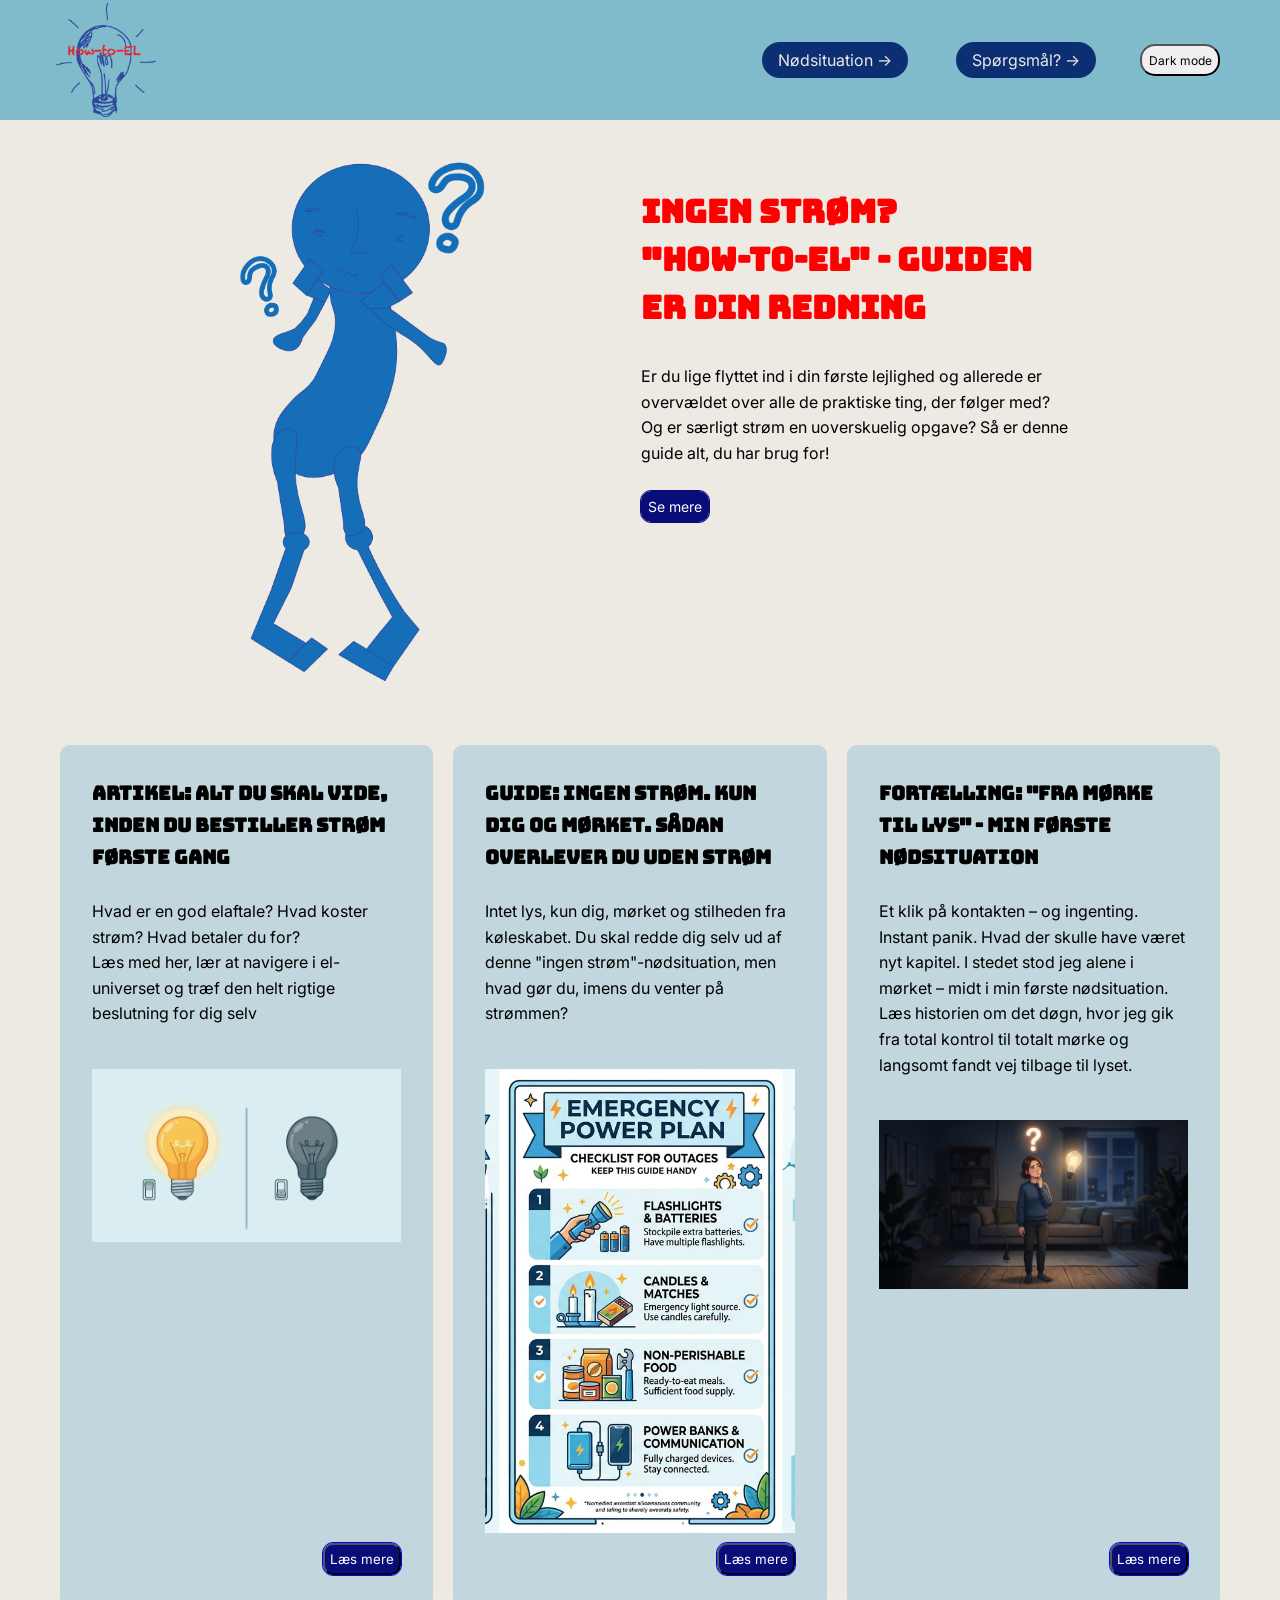
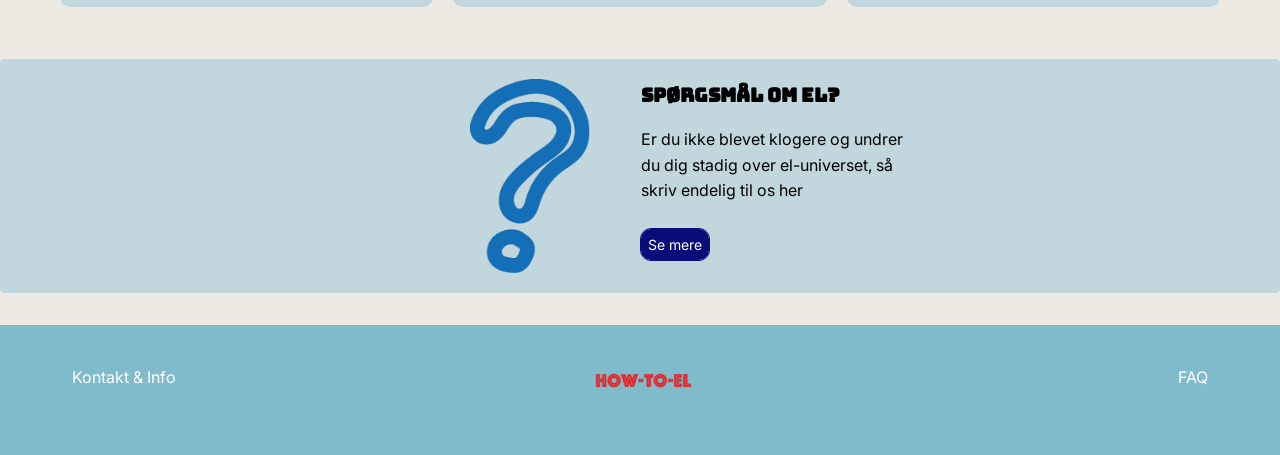
<file: index.html>
<!DOCTYPE html>
<html lang="da">

<head>
  <meta charset="UTF-8">
  <meta name="viewport" content="width=device-width, initial-scale=1.0">
  <link rel="stylesheet" href="css/custom.css">
  <link rel="stylesheet" href="css/fonts.css">
  <link rel="stylesheet" href="css/general.css">
  <link rel="stylesheet" href="css/layout.css">
  <link rel="stylesheet" href="css/burger.css">
  <link rel="stylesheet" href="css/cards.css">
  <link rel="preconnect" href="https://fonts.googleapis.com">
  <link rel="preconnect" href="https://fonts.gstatic.com" crossorigin>
  <link href="https://fonts.googleapis.com/css2?family=Faster+One&display=swap" rel="stylesheet">
  <link href="https://fonts.googleapis.com/css2?family=Bungee+Inline&display=swap" rel="stylesheet">
  <link
    href="https://fonts.googleapis.com/css2?family=Inter:ital,opsz,wght@0,14..32,100..900;1,14..32,100..900&display=swap"
    rel="stylesheet">
  <link rel="icon" type="image/png" href="img/fav.png">
  <link rel="icon" type="image/png" href="imgs/logo-header.webp">
  <title>Emergency Site</title>
</head>

<body id="frontpage">
  <header>
    <nav>
      <div id="logotype-wrapper" class="logo">
        <a href="index.html"> <img src="imgs/logo-header.webp" alt="logo"></a>
      </div>
      <ul class="menu">
        <li><a class="menuItem" href="instruction.html">Nødsituation</a></li>
        <li><a class="menuItem" href="register.html">Spørgsmål?</a></li>
      </ul>
      <button class="burger">
        <span class="line"></span>
        <span class="line"></span>
        <span class="line"></span>
      </button>
      <button class="darkmode_btn">Dark mode</button>
    </nav>
  </header>

  <main>
    <section>
      <div class="grid_1-1">
        <img class="index-img" src="imgs/index-3.webp" alt="figur">
        <div class="index-text-1">
          <h1>Ingen strøm? <br> "HOW-TO-EL" - guiden er din redning</h1>
          <p>Er du lige flyttet ind i din første lejlighed og allerede er overvældet over alle de praktiske ting, der
            følger med? Og er særligt strøm en uoverskuelig opgave? Så er denne guide alt, du har brug for!</p>
          <a href="instruction.html" class="index-a">Se mere</a>
        </div>
      </div>
    </section>
    <section class="grid_1-1-1">
      <article class="artikel-1">
        <h2>Artikel: Alt du skal vide, inden du bestiller strøm første gang</h2>
        <p>Hvad er en god elaftale? Hvad koster strøm? Hvad betaler du for? <br> Læs med her, lær at navigere i
          el-universet og træf den helt rigtige beslutning for dig selv</p>
        <img src="imgs/lightbulb.png" alt="lightbulb">
        <button popovertarget="artikel1_popover">Læs mere</button>
        <div id="artikel1_popover" popover>
          <div>
            <div>
              <h2>Alt du skal vide, inden du bestiller strøm første gang</h2>
              <img src="imgs/lightbulb.png" alt="lightbulb">
              <h3>Forstå strømpriserne</h3>
              <p>Fast og Variabel Tarif: Strømpriser kan være faste eller variable. Faste priser forbliver de samme i en
                bestemt periode,
                mens variable priser kan ændre sig månedligt. Overvej, hvad der passer bedst til dit budget.
              </p>
              <p>KWh-pris: Du betaler for elektricitet pr. kilowatt-time (kWh). Jo mere energi du bruger, desto højere
                bliver din
                regning. Hold øje med din energiforbrug for at undgå overraskelser.</p>
              <h3>Vælg den rette Leverandør</h3>
              <p>Sammenligning: Brug online sammenligningssider til at finde de bedste tilbud. Tjek anmeldelser og
                kundeservice
                vurderinger for at sikre, at du vælger en pålidelig leverandør.</p>
              <p>Bindingsperiode: Vær opmærksom på, om der er en bindingsperiode. Nogle aftaler kan låse dig fast i en
                længere periode,
                hvilket kan være en ulempe, hvis du ønsker fleksibilitet.</p>
              <h3>Vær opmærksom på skjulte omkostningerne</h3>
              <p>Abonnementsafgifter: Nogle leverandører opkræver månedlige abonnementsafgifter, udover selve
                strømforbruget. Sørg for at læse det med småt!</p>
              <p>Nettoafgifter: Husk, at strømregningen også inkluderer afgifter til netdrift. Disse omkostninger går
                til
                vedligeholdelse
                af elnettet og kan variere afhængigt af, hvor du bor.</p>
              <h3>Bestilling af strøm</h3>
              <p>Dokumentation: Når du bestiller strøm, skal du have nogle oplysninger klar, som dit CPR-nummer,
                adresse,
                og
                evt. tidligere måleraflæsninger.</p>
              <p>Tid til tilslutning: Vær opmærksom på, at det kan tage et par dage, før strømmen er tilsluttet. Det er
                en
                god idé at bestille strøm i god tid, så du ikke står uden lys, når du flytter ind.</p>
              <button popovertarget="artikel1_popover">LUK</button>
            </div>
          </div>
      </article>
      <article class="artikel-2">
        <h2>Guide: Ingen strøm. Kun dig og mørket. Sådan overlever du uden strøm</h2>
        <p>Intet lys, kun dig, mørket og stilheden fra køleskabet. Du skal redde dig selv ud af denne "ingen
          strøm"-nødsituation, men
          hvad gør du, imens du venter på strømmen? </p>
        <img src="imgs/checklist.jpg" alt="checklist">
        <button popovertarget="artikel2_popover">Læs mere</button>
        <div id="artikel2_popover" popover>
          <div>
            <h2>Ingen strøm. Kun dig og mørket. Sådan overlever du uden strøm</h2>
            <h3>1. Bevar roen – selv når mørket føles tungt</h3>
            <p>Det første chok rammer hurtigt. Du står midt i flyttekasser, uden lys, uden overblik. Pulsen stiger. Stop
              op. Træk
              vejret. Du skal nok få strøm igen – men indtil da handler det om at overleve ventetiden. Få bestilt strøm
              (se artikel
              1), og find det, du kan bruge her og nu: stearinlys, en lommelygte, måske din mobil som sidste lyskilde.
              Flammerne fra
              et stearinlys kan føles som din eneste allierede – men husk: de er lige så farlige, som de er trygge. Hold
              øje med dem.
            </p>
            <h3>2. Kampen om maden</h3>
            <p>Dit køkkenbord er fyldt. Madvarer, der langsomt bevæger sig mod forfald. Uden strøm er tiden imod dig. Du
              må tænke
              hurtigt. Har du en køleboks? Brug den. Fyld den med is fra nærmeste butik. Ingen køleboks? Så må du
              improvisere – selv
              en vask fyldt med is kan blive din redning. Spis strategisk. Start med det, der ikke overlever længe. Og
              accepter
              virkeligheden: Nu er det simpelt. Ingen komfur. Ingen ovn. Kun det, der kan spises direkte – sandwiches,
              wraps, nødder,
              barer, frugt. Overlevelsesmad.</p>
            <h3>3. Når mørket falder på – gør det til dit</h3>
            <p>Mørket kan føles klaustrofobisk. Eller… magisk. Det er dit valg. Tænd stearinlys. Inviter venner over.
              Lav
              en improviseret middag i flammernes skær. Bed dem tage batterier, powerbank eller andet, du har brug for.
              Grin,
              spil og lad mørket blive en kulisse i stedet for en fjende. For midt i kaosset gemmer der sig noget
              uventet:
              en pause
              fra det hele.</p>
            <h3>4. Din livline: batteriet</h3>
            <p>Din telefon er ikke bare en telefon længere – den er din forbindelse til verden. Og batteriet? Det er
              tid.
              Sluk alt
              unødvendigt. Hver procent tæller. Hvis du har en powerbank, er du heldig. Hvis ikke, må du opsøge
              civilisationen: en
              café, et sted med lys, varme og stikkontakter. Sæt dig ned. Bestil en kaffe. Lad dine enheder genoplade –
              og
              måske også
              dig selv.</p>
            <h3>5. Stilheden – din nye virkelighed</h3>
            <p>Ingen skærme. Ingen støj. Kun dig og dine tanker. Det kan føles ubehageligt. Eller befriende. Find et
              brætspil frem. Læs
              en bog. Tegn. Skriv. Eller sid bare stille et øjeblik. For hvornår gør du egentlig det?</p>
            <h3>6. Lær af mørket</h3>
            <p>Når strømmen endelig vender tilbage, og lyset blænder dig, er det fristende bare at gå videre. Men stop
              op
              et øjeblik.
              For du har lige været igennem noget. Brug det. Forbered dig. Lav dit eget nødkit: lommelygte, batterier,
              stearinlys,
              tændstikker, powerbank, snacks, måske et gasblus. Næste gang står du ikke magtesløs.</p>
            <img src="imgs/checklist.jpg" alt="liste">
            <button popovertarget="artikel2_popover">LUK</button>
          </div>
        </div>
      </article>
      <article class="artikel-3">
        <h2>Fortælling: "Fra mørke til lys" - min første nødsituation</h2>
        <p>Et klik på kontakten – og ingenting. Instant panik. Hvad der skulle have været nyt kapitel. I stedet stod jeg
          alene i mørket – midt i min første nødsituation. Læs historien om det døgn, hvor jeg gik fra total kontrol til
          totalt mørke og langsomt fandt vej tilbage til
          lyset.</p>
        <img src="imgs/emergency.png" alt="emergency">
        <button popovertarget="artikel3_popover">Læs mere</button>
        <div id="artikel3_popover" popover>
          <div>
            <h2>Fortælling om døgnet uden strøm: "Fra mørke til lys"</h2>
            <img src="imgs/emergency.png" alt="emergency">
            <p>Jeg havde forestillet mig det øjeblik så mange gange. Nøglen i hånden. Min egen hoveddør. Et lille klik –
              og så var det
              officielt: mit liv, mit sted, mit ansvar. Jeg stod foran opgangen med det første læs: en fyldt
              backpackerrygsæk og to
              propfyldte IKEA-poser. Senere ville et flyttehold komme med resten, og jeg havde været så smart at
              bestille
              dagligvarer
              til levering et par timer senere. I kroppen sad den velkendte blanding af frihed og nervøsitet. Jeg anede
              bare ikke,
              hvad jeg havde overset. Lejligheden duftede af støv og noget indelukket, da jeg åbnede døren første gang.
              Solen faldt
              skråt ind gennem vinduerne og tegnede firkanter på det rå trægulv. Jeg stillede mine ting og gik rundt,
              som
              om jeg
              trådte ind i en scene, jeg endnu ikke kendte replikkerne til. “Her skal min sofa stå,” sagde jeg højt. “Og
              her… måske et
              spisebord?” Timerne gik roligt. Jeg tørrede køkkenbordet af, åbnede vinduerne og lod musik fylde rummet.
              Jeg
              dansede
              mellem kasserne og ignorerede, hvor meget der manglede. Flytteholdet kom. Varerne blev leveret. Tingene
              faldt på plads.
              Jeg var euforisk. Først da solen gik ned, ændrede stemningen sig. Jeg trykkede på kontakten. Klik.
              Ingenting. Jeg
              prøvede igen. Klik. Stadig mørke. Jeg gik ud i gangen. Klik. Mørke. Uroen bredte sig. Jeg tændte
              lommelygten. Skyggerne
              voksede. Jeg stod foran eltavlen. “Hvad gør man?” Intet reagerede. Ingen klik, ingen summen. Kun stilhed.
              Jeg satte mig
              på køkkengulvet. Hvad er det, jeg har overset? Jeg havde googlet alt. Undtagen det her.
            </p>
            <p>Jeg googlede igen: “ingen strøm ny lejlighed hvad gør man”, “skal man bestille el selv???” Svaret var
              entydigt. Ja. Jeg
              ringede til min mor. “Mor… der er ikke noget strøm.” “Har du tjekket sikringerne?” “Ja… jeg tror, det er
              fordi, jeg ikke
              har bestilt el.” En pause. “Åh skat… det har du ikke?” Hun lød ikke overrasket. “Det er okay. Det fik jeg
              heller ikke
              styr på første gang.” Jeg lagde på. Klokken var for mange. Jeg kunne ikke gøre mere. Og så ramte næste
              problem. Maden.
              Jeg åbnede køleskabet. Mørke. Stilstand. Mælk, yoghurt og kødpålæg – en tikkende tidsbombe. Jeg googlede
              igen og indså
              det åbenlyse: et køleskab uden strøm er bare et skab. Jeg trak jakken på, gik ned i kiosken, købte
              isterninger og
              skyndte mig tilbage. I køkkenet fordelte jeg isen i skåle, lagde varerne ned til dem, dækkede det hele med
              et
              viskestykke og satte det ind i køleskabet. En improviseret løsning. Men en løsning. Den nat sov jeg i
              stilhed. Telefonen
              lå ved siden af mig som en livline med 15 procent tilbage.
            </p>
            <p>Næste morgen vågnede jeg tidligt. Solen var tilbage. Min telefon havde 4 procent. Jeg tog tøj på, greb
              mobil og oplader
              og gik ud. På en café fandt jeg strøm, wifi og overblik. Jeg begyndte at undersøge elselskaber. Der var
              flere, end jeg
              havde regnet med. Jeg ringede. “Skal vi sætte det i gang med det samme?” Jeg havde lyst til at sige ja,
              men
              holdt igen.
              Sammenlign priser. Jeg ringede videre. Næste selskab. Tredje. Fjerde. Jeg noterede, spurgte, forstod
              halvt.
              Efter fem
              opkald ringede jeg tilbage til det tredje. “Jeg tror… jeg tager det her.” “Godt valg.” Tilbage i
              lejligheden
              ventede
              jeg. Timerne gik. Jeg pakkede ud, drak vand fra hanen, spiste en tør bolle og hentede nye isterninger, så
              maden holdt
              sig kold. Jeg trykkede på kontakten igen og igen. Klik. Ingenting. Indtil. Klik. Et blink. Og så – lys.
              Rummet ændrede
              sig øjeblikkeligt. Fra tomt til levende. Jeg stod stille og trak vejret. Det havde taget et døgn. Alt for
              mange opkald.
              En hel del hjertebanken. Men jeg havde gjort det selv. Og næste gang jeg flytter, er der én ting, jeg ikke
              glemmer.</p>
            <button popovertarget="artikel3_popover">LUK</button>
          </div>
        </div>
      </article>
    </section>
    <section class="fullwidth">
      <div class="grid_1-1">
        <img class="index-img2" src="imgs/question.webp" alt="logo">
        <div class="index-text">
          <h2>Spørgsmål om el?</h2>
          <p>Er du ikke blevet klogere og undrer du dig stadig over el-universet, så
            skriv endelig til os her</p>
          <a href="register.html" class="index-a">Se mere</a>
        </div>
      </div>
    </section>
  </main>

  <footer>
    <nav>
      <ul>
        <li>
          <p>Kontakt & Info</p>
        </li>
      </ul>
      <ul>
        <li><a href="index.html"> <img class="imgfooter" src="imgs/titel-2.webp" alt="Logo"></a></li>
      </ul>
      <ul>
        <p>FAQ</p>
      </ul>
    </nav>
  </footer>
  <script src="js/darkmode.js"></script>
</body>

</html>
</file>
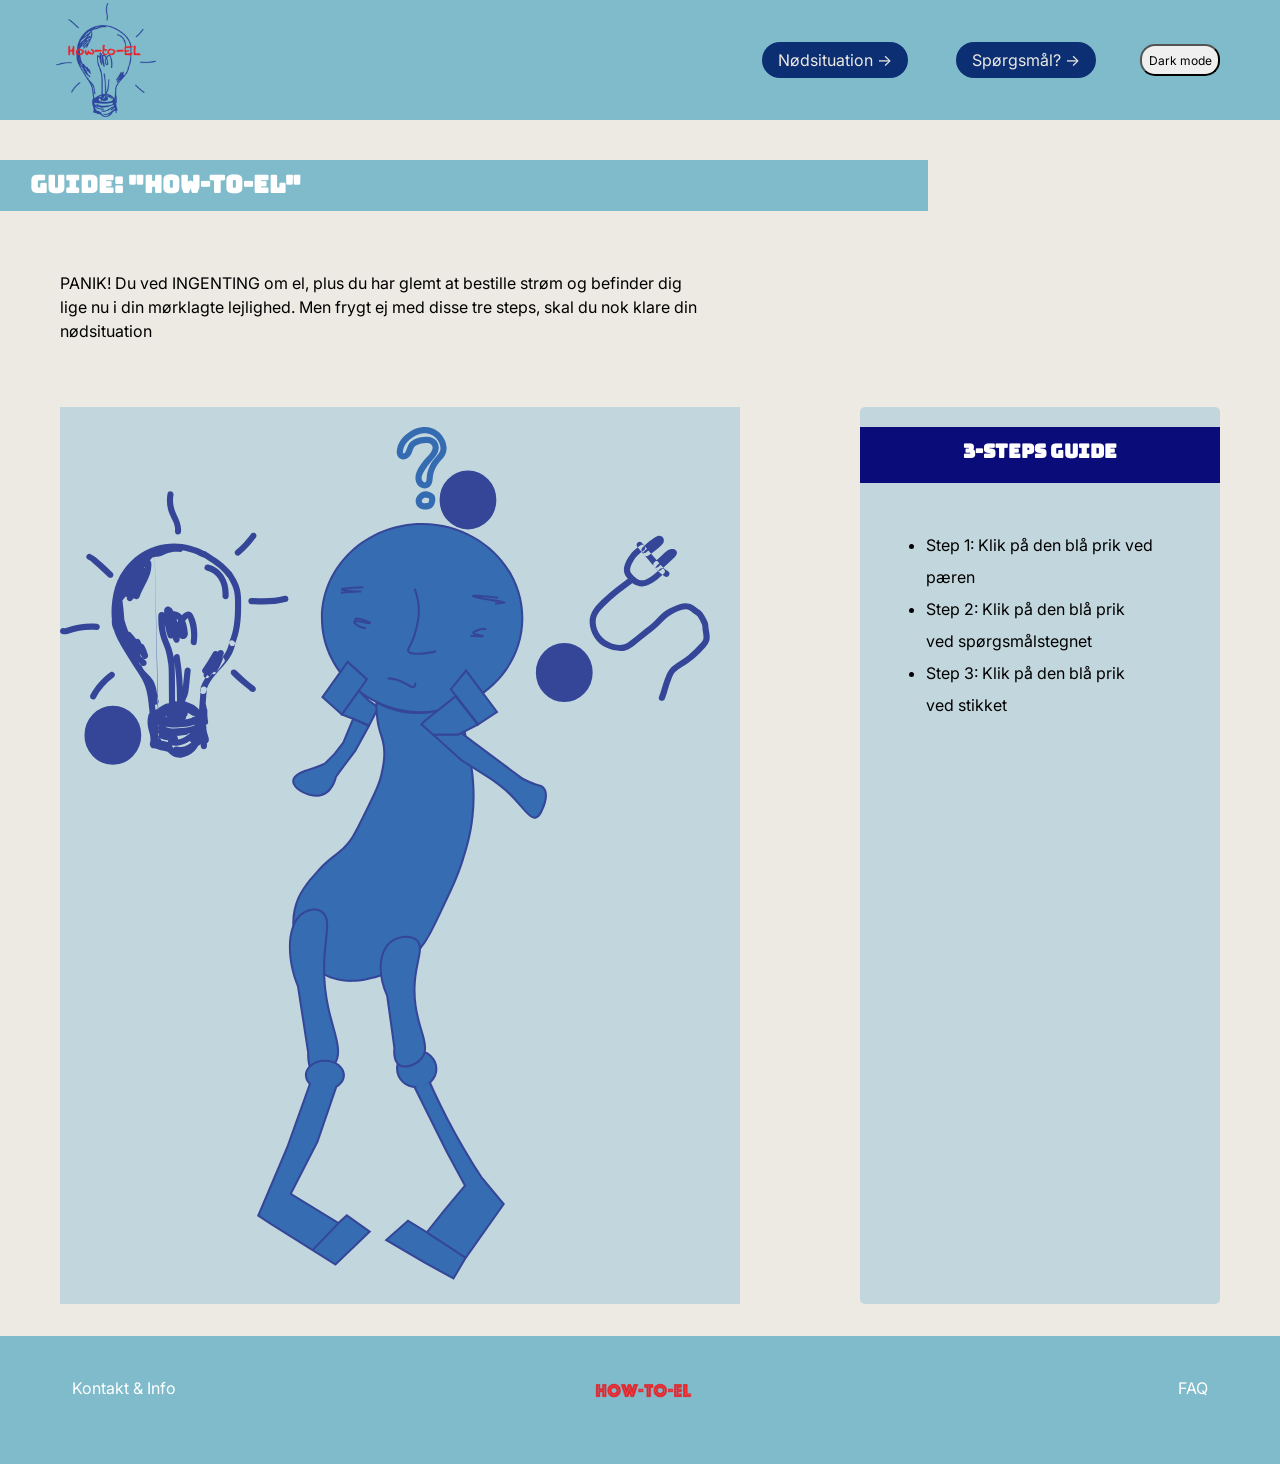
<file: instruction.html>
<!DOCTYPE html>
<html lang="da">

<head>
  <meta charset="UTF-8">
  <meta name="viewport" content="width=device-width, initial-scale=1.0">
  <link rel="stylesheet" href="css/custom.css">
  <link rel="stylesheet" href="css/fonts.css">
  <link rel="stylesheet" href="css/general.css">
  <link rel="stylesheet" href="css/layout.css">
  <link rel="stylesheet" href="css/burger.css">
  <link rel="stylesheet" href="css/cards.css">
  <link rel="stylesheet" href="css/infographic.css">
  <link rel="preconnect" href="https://fonts.googleapis.com">
  <link rel="preconnect" href="https://fonts.gstatic.com" crossorigin>
  <link href="https://fonts.googleapis.com/css2?family=Faster+One&display=swap" rel="stylesheet">
  <link href="https://fonts.googleapis.com/css2?family=Bungee+Inline&display=swap" rel="stylesheet">
  <link
    href="https://fonts.googleapis.com/css2?family=Inter:ital,opsz,wght@0,14..32,100..900;1,14..32,100..900&display=swap"
    rel="stylesheet">
  <link rel="icon" type="image/png" href="img/fav.png">
  <link rel="icon" type="image/png" href="imgs/logo-header.webp">
  <title>Emergency Site</title>
</head>

<body id="instruction">
  <header>
    <nav>
      <div id="logotype-wrapper" class="logo">
        <a href="index.html"> <img src="imgs/logo-header.webp" alt="logo"></a>
      </div>
      <ul class="menu">
        <li><a class="menuItem" href="instruction.html">Nødsituation</a></li>
        <li><a class="menuItem" href="register.html">Spørgsmål?</a></li>
      </ul>
      <button class="burger">
        <span class="line"></span>
        <span class="line"></span>
        <span class="line"></span>
      </button>
      <button class="darkmode_btn">Dark mode</button>
    </nav>
  </header>

  <main>
    <h1>Guide: "HOW-TO-EL"</h1>
    <p> PANIK! Du ved INGENTING om el, plus du har glemt at bestille strøm og befinder dig lige nu i din mørklagte
      lejlighed.
      Men frygt ej med disse tre steps, skal du nok klare din nødsituation</p>
    <section class="info-graphic">
      <svg xmlns="http://www.w3.org/2000/svg" viewBox="0 0 330.91 415">
        <g id="Layer_1" data-name="Layer 1">
          <g>
            <ellipse cx="176.23" cy="93.02" rx="45.83" ry="48.75" transform="translate(82.13 268.68) rotate(-89.65)"
              style="fill: #366cb1;" />
            <path
              d="M176.27,139.35c-.11,0-.22,0-.33,0-27.16-.17-49.12-21.08-48.97-46.63.16-25.44,22.2-46.03,49.21-46.03.11,0,.22,0,.33,0,27.16.17,49.12,21.08,48.97,46.63h0c-.16,25.44-22.2,46.03-49.21,46.03ZM176.19,47.69c-26.46,0-48.05,20.14-48.21,45.03-.15,24.99,21.37,45.46,47.97,45.62.11,0,.21,0,.32,0,26.46,0,48.05-20.14,48.21-45.03.15-24.99-21.37-45.46-47.97-45.62-.11,0-.21,0-.32,0Z"
              style="fill: #354698;" />
          </g>
          <path
            d="M173.54,110.89c-3.27,0-4.17-.82-4.5-1.58-.42-.96.14-1.92.85-3.15.14-.24.29-.49.44-.76.02-.04,2.11-3.87,3.49-11.87.78-4.53.21-9.47-1.72-14.67l.94-.35c1.99,5.37,2.58,10.48,1.76,15.19-1.42,8.19-3.52,12.03-3.61,12.19-.15.28-.3.53-.44.78-.59,1.02-1.02,1.75-.8,2.24.29.65,2.12,1.94,12.94-.21l.2.98c-4.45.88-7.48,1.21-9.55,1.21ZM148.97,97.49c-.95-.09-1.87-.34-2.72-.74-1.08-.51-2.16-1.26-2.5-1.67.81-.13,3.28.31,4.52.53,2.42.43,2.93.52,3.08-.09.1-.41,0-.72-2.22-1.57-2.37-.9-5.31-1.77-5.83-.76-.16.31-.07.64.11.94-.39.09-.62.27-.72.57-.43,1.24,2.77,2.78,3.14,2.95.96.45,1.98.73,3.05.83l.1-1ZM144.59,94.02c-.12-.13-.21-.23-.26-.31.64-.03,2.01.34,3.32.77-1.32-.23-2.34-.38-3.11-.41l.05-.05ZM206.27,101.81c.05-.54-.37-.62-1.64-.87-.71-.14-2.52-.49-2.94-.83.12-.12.45-.32,1.31-.65,1.35-.52,2.83-.72,4.42-.61l.07-1c-1.73-.12-3.36.1-4.85.68-1.03.4-2.04.85-2,1.64.03.51.47.85,1.21,1.13-.58-.03-1.26-.06-2.04-.1l-.06,1c2.33.13,3.81.19,4.77.19,1.68,0,1.7-.2,1.74-.57ZM144.64,80.56c1.01.03,1.75,0,1.91-.14l.21-.17-.02-.26c-.04-.38-.05-.54-2.17-.43-1.46-.05-3.65-.21-5.38-.49,1.4-.15,3.91-.34,8.43-.55l-.04-1c-10.89.49-10.89.87-10.9,1.5,0,.46.48.6.68.67.35.1.83.21,1.38.3-.65.05-1.34.11-2.1.17l.08,1c4.26-.34,6.62-.51,7.92-.59ZM216.8,85.34q-.04-.51-5.06-1.35c-2.21-.37-4.9-.82-7.06-1.26,1.79.14,4.48.38,8.49.81l.11-.99c-12.66-1.34-12.7-1.07-12.79-.42-.06.44.38.63.53.69,1.6.67,6.57,1.49,10.56,2.16.69.11,1.38.23,2.02.34-.51.06-1.13.13-1.88.21l.11.99c5.03-.54,5.02-.6,4.98-1.18ZM172.63,126.84c.59-.41.82-1.21.71-2.46l-1,.08c.07.81-.03,1.38-.29,1.55-.39.27-1.43-.32-2.63-1.01-1.08-.62-2.43-1.4-4.06-2.01-1.85-.69-3.82-1.08-5.86-1.16l-.04,1c1.93.07,3.8.44,5.55,1.1,1.55.58,2.86,1.33,3.91,1.94,1.18.68,2.12,1.21,2.89,1.21.29,0,.56-.08.81-.25Z"
            style="fill: #354698;" />
          <g>
            <path
              d="M149.36,122.75l-9.4-8.46-12.23,17.12,9.4,8.46c.29-.26.35-.35.42-.43,3.79-5.34,7.59-10.68,11.82-16.69Z"
              style="fill: #366cb1;" />
            <path
              d="M137.13,140.54l-10.06-9.06,12.82-17.94,10.14,9.13-.25.36c-4.23,6-8.02,11.34-11.82,16.69-.09.12-.18.24-.49.52l-.33.3ZM128.4,131.34l8.71,7.85s.02-.02.02-.03c3.72-5.24,7.43-10.47,11.56-16.32l-8.65-7.79-11.65,16.3Z"
              style="fill: #354698;" />
          </g>
          <g>
            <path
              d="M150.41,145.21l4.51-8.69c-1.71-1.25-3.42-2.49-5.13-3.74-1.46-1.48-2.91-2.96-4.37-4.44-2.74,3.86-5.48,7.72-8.22,11.57l5.46,2.09c2.58,1.07,5.16,2.14,7.75,3.21Z"
              style="fill: #366cb1;" />
            <path
              d="M150.64,145.85l-8.17-3.38-6.05-2.32,8.94-12.59,4.79,4.86,5.42,3.94-4.92,9.48ZM137.98,139.68l4.86,1.86,7.34,3.03,4.11-7.9-4.78-3.49-4.01-4.07-7.5,10.56Z"
              style="fill: #354698;" />
          </g>
          <g>
            <path
              d="M137.88,153.58l4.78-11.57,5.17,2.41,2.44,1.14c-2.2,4.04-4.41,8.08-6.61,12.12l-5.85,7.66-3.53,4.87s-1.59,8.17-8.03,9.11c-6.44.94-16.26-5.2-11.48-9.44,2.33-2.07,4.54-2.48,8.83-3.93,1.24-.42,3.08-1.1,5.29-2.14,1.53-1.54,3.07-3.08,4.6-4.62,1.46-1.87,2.92-3.73,4.38-5.6Z"
              style="fill: #366cb1;" />
            <path
              d="M124.86,179.91c-4.53,0-9.97-2.7-11.47-5.91-.76-1.63-.38-3.23,1.05-4.5,1.98-1.75,3.9-2.37,6.81-3.31.67-.22,1.39-.45,2.19-.72,1.73-.58,3.46-1.29,5.16-2.08l4.54-4.55,4.3-5.5,4.95-11.99,8.57,3.99-6.87,12.58-5.89,7.72-3.46,4.78c-.23,1.05-2.05,8.47-8.42,9.4-.47.07-.96.1-1.47.1ZM142.92,142.68l-4.65,11.21-4.38,5.6-4.78,4.76c-1.76.83-3.55,1.56-5.34,2.16-.8.27-1.53.51-2.21.72-2.89.93-4.64,1.5-6.46,3.11-1.11.98-1.38,2.1-.81,3.33,1.48,3.17,7.58,5.86,11.88,5.24,6.01-.88,7.59-8.63,7.61-8.71l.09-.2,3.53-4.87,5.86-7.67,6.32-11.58-6.65-3.1Z"
              style="fill: #354698;" />
          </g>
          <g>
            <path
              d="M153.99,133.97c-.07,2.16-.03,5.34.57,9.11.76,4.71,1.82,6.73,2.55,9.85,1.49,6.37.29,11.74-.76,16.4-.99,4.41-3.22,9.1-7.77,18.23-3.59,7.21-5.39,10.82-6.46,12.37-5.69,8.23-9.09,7.66-16.88,16.4-4.78,5.36-9.33,10.47-11.03,18.48-.47,2.24-1.85,9.24,1.4,17.2.71,1.73,4.06,9.46,12.46,14.13,10.55,5.86,21.45,2.68,26.32,1.25,11.98-3.51,18.9-11.43,21.37-14.33,2.98-3.51,5.48-8.77,10.48-19.31,4.73-9.96,7.2-15.15,9.69-22.99,1.66-5.23,3.77-11.98,4.77-21.11,1.06-9.7.42-18.03-.53-24.28l-5.92-31.16c-8.35,4.03-15.31,5.11-20.8,5-.18,0-.33,0-.38,0-7.54-.23-13.89-2.43-19.09-5.24Z"
              style="fill: #366cb1;" />
            <path
              d="M141.64,270.04c-4.3,0-9.1-.84-13.81-3.46-7.96-4.42-11.52-11.53-12.68-14.37-2.24-5.48-2.71-11.36-1.42-17.49,1.72-8.14,6.29-13.27,11.14-18.71,3.59-4.03,6.27-6.11,8.63-7.94,2.77-2.15,5.17-4.01,8.21-8.42,1.06-1.53,2.85-5.13,6.43-12.31,4.64-9.32,6.77-13.85,7.73-18.12,1.04-4.65,2.23-9.92.76-16.18-.27-1.14-.58-2.13-.91-3.18-.57-1.82-1.17-3.71-1.65-6.71-.49-3.02-.68-6.12-.58-9.21l.03-.81.71.38c5.99,3.24,12.33,4.98,18.87,5.18h.38c6.56.14,13.48-1.52,20.57-4.94l.59-.28,6.04,31.8c1.24,8.13,1.42,16.34.54,24.43-1.02,9.36-3.2,16.21-4.79,21.21-2.5,7.87-4.91,12.94-9.71,23.04-5.03,10.58-7.54,15.88-10.56,19.43-2.28,2.69-9.24,10.86-21.61,14.48-2.68.78-7.39,2.16-12.9,2.16ZM154.47,134.79c-.04,2.76.15,5.52.59,8.21.47,2.93,1.05,4.78,1.62,6.57.34,1.07.65,2.07.93,3.25,1.52,6.48.31,11.87-.75,16.63-.98,4.38-3.14,8.95-7.81,18.34-3.6,7.22-5.4,10.85-6.5,12.43-3.13,4.53-5.58,6.44-8.42,8.64-2.33,1.81-4.97,3.86-8.5,7.81-4.75,5.34-9.24,10.37-10.91,18.25-1.25,5.92-.79,11.61,1.37,16.9,1.12,2.75,4.56,9.61,12.24,13.88,10.37,5.76,21.28,2.57,25.93,1.21,12.08-3.54,18.89-11.54,21.13-14.17,2.94-3.46,5.44-8.71,10.41-19.19,4.79-10.08,7.19-15.13,9.67-22.94,1.58-4.96,3.74-11.76,4.75-21.02.87-8,.7-16.13-.53-24.15l-5.79-30.51c-7.03,3.3-13.9,4.91-20.44,4.77h-.34c-6.47-.21-12.72-1.86-18.64-4.93Z"
              style="fill: #354698;" />
          </g>
          <g>
            <path d="M197.59,118.5l-7.4,9.16,2.13,2.73,11.16,14.34,9.17-6.02-15.06-20.21Z" style="fill: #366cb1;" />
            <path
              d="M203.37,145.39l-13.82-17.74,8.05-9.97,15.76,21.15-10,6.56ZM190.83,127.66l12.76,16.39,8.34-5.47-14.36-19.27-6.75,8.35Z"
              style="fill: #354698;" />
          </g>
          <g>
            <polygon
              points="177.89 142.7 192.51 131.05 203.31 144.87 195.28 148.98 193.68 149.8 181.59 149.72 175.91 144.7 177.89 142.7"
              style="fill: #366cb1;" />
            <path
              d="M193.8,150.3l-12.4-.08-6.21-5.5,2.39-2.42,15.01-11.96,11.48,14.69-10.27,5.26ZM181.78,149.22l11.78.07,8.98-4.6-10.11-12.94-14.2,11.31-1.59,1.61,5.14,4.55Z"
              style="fill: #354698;" />
          </g>
          <g>
            <path
              d="M234.01,174.67c-7.79-2.14-10.94-4.99-10.99-5.02,0,0,0,0,0,0l-27.72-20.66s-.02,0-.03,0l-1.58.81s0,0-.01,0l-12.01-.07s-.04.03-.02.05l13.78,12.41s0,0,0,0l14.52,9.2s0,0,0,0l4.25,3.12-.35-.25c11.94,8.91,16.01,21.78,20.38,12.88,4.37-8.9,1.2-12.08-.24-12.47Z"
              style="fill: #366cb1;" />
            <path
              d="M231.07,190.64c-2.07,0-4.22-2.47-7.14-5.83-2.67-3.07-5.99-6.88-10.37-10.15h0s-3.92-2.88-3.92-2.88l-14.57-9.24-14.02-12.63.24-.67.37-.02,11.9.07,1.75-.9.28.18,27.73,20.66c.63.53,3.89,3.03,10.82,4.94h0c.7.19,1.65.87,2.26,2.21.8,1.79,1.16,5.14-1.7,10.97-1.01,2.06-2.06,3.1-3.3,3.26-.11.01-.22.02-.33.02ZM214.5,174.11c4.3,3.27,7.55,7.02,10.18,10.04,2.76,3.18,4.92,5.69,6.58,5.47.86-.11,1.69-1,2.53-2.71,2.69-5.48,2.41-8.53,1.69-10.11-.46-1.02-1.15-1.53-1.61-1.66h0c-6.96-1.91-10.29-4.38-11.15-5.09l-27.5-20.49-1.43.73h-.13s-10.77-.06-10.77-.06l12.84,11.56,14.58,9.24,4.18,3.07h0Z"
              style="fill: #354698;" />
          </g>
          <g>
            <path
              d="M128.5,263.28c.06-14.38,3.5-22.62-.31-26.67-2.97-3.17-8.47-1.76-11.62,1.38-5.65,5.65-6.67,19.83-.77,34.2l4.98,32.25c-.03.56-.31,7.94,2.91,10.25,2.98,2.13,7.78-.88,10.07-4.8,5.5-9.42-5.37-20.92-5.26-46.62Z"
              style="fill: #366cb1;" />
            <path
              d="M125.98,315.91c-.96,0-1.83-.27-2.57-.8-3.35-2.4-3.17-9.58-3.12-10.63l-4.96-32.15c-5.59-13.67-5.21-28.58.91-34.69,2.09-2.09,4.99-3.37,7.7-3.32,1.87.03,3.47.7,4.64,1.94,2.54,2.71,2.08,6.97,1.37,13.41-.4,3.68-.91,8.25-.93,13.6-.05,12.42,2.45,21.42,4.46,28.66,2.13,7.65,3.67,13.18.73,18.21-1.64,2.82-4.47,5.08-7.02,5.62-.41.09-.81.13-1.19.13ZM123.8,235.32c-2.34,0-5.02,1.18-6.87,3.03-5.85,5.85-6.14,20.32-.66,33.66l.03.11,4.99,32.3v.05c-.02.31-.33,7.65,2.7,9.82.81.58,1.81.75,2.98.5,2.3-.49,4.86-2.56,6.37-5.15,2.72-4.66,1.23-10.02-.83-17.44-2.03-7.29-4.55-16.37-4.5-28.93h0c.02-5.4.53-10.01.93-13.71.68-6.17,1.12-10.25-1.1-12.62-.98-1.04-2.33-1.6-3.92-1.63-.04,0-.07,0-.11,0Z"
              style="fill: #354698;" />
          </g>
          <g>
            <ellipse cx="128.91" cy="315.43" rx="6.99" ry="9.26" transform="translate(-187.3 442.41) rotate(-89.65)"
              style="fill: #366cb1;" />
            <path
              d="M128.95,322.92h-.08c-5.38-.03-9.74-3.42-9.71-7.55.01-2.03,1.06-3.92,2.94-5.32,1.83-1.36,4.23-2.11,6.78-2.11h.08c5.38.03,9.74,3.42,9.71,7.55h-.5s.5,0,.5,0c-.01,2.03-1.06,3.92-2.94,5.32-1.83,1.36-4.23,2.11-6.78,2.11ZM128.88,308.94c-2.34,0-4.53.68-6.19,1.91-1.63,1.21-2.53,2.82-2.54,4.53-.02,3.58,3.89,6.51,8.72,6.54,2.38,0,4.59-.66,6.26-1.91,1.63-1.21,2.53-2.82,2.54-4.53.02-3.58-3.89-6.51-8.72-6.54h-.07Z"
              style="fill: #354698;" />
          </g>
          <g>
            <ellipse cx="173.6" cy="312.36" rx="8.94" ry="9.56" transform="translate(-139.82 484.05) rotate(-89.65)"
              style="fill: #366cb1;" />
            <path
              d="M173.61,321.8h-.07c-2.68-.02-5.2-1.01-7.08-2.8-1.9-1.8-2.93-4.18-2.92-6.7.03-5.18,4.53-9.38,10.05-9.38h.07c2.68.02,5.2,1.01,7.08,2.8,1.9,1.8,2.93,4.18,2.92,6.7-.02,2.53-1.08,4.9-3,6.67-1.89,1.75-4.39,2.71-7.05,2.71ZM173.59,303.92c-4.97,0-9.02,3.75-9.05,8.38-.01,2.25.91,4.37,2.61,5.97,1.7,1.61,3.98,2.51,6.4,2.52,2.4.03,4.71-.85,6.43-2.44,1.71-1.58,2.66-3.69,2.68-5.94s-.91-4.37-2.61-5.97c-1.7-1.61-3.98-2.51-6.4-2.52h-.06Z"
              style="fill: #354698;" />
          </g>
          <g>
            <path
              d="M172.56,321.29l15.57,31.24,8.97,16.66-9.88,11.76-8.69,10.92-9.17-5.59-10.61,9.36,18.73,11.02,14,7.66,5.83-9.89,18.6-26.27-10.38-12.57s-13.74-19.82-25.49-46.46"
              style="fill: #366cb1;" />
            <path
              d="M191.67,415l-14.43-7.89-19.34-11.38,11.4-10.06,9.11,5.55,8.42-10.58,9.67-11.51-8.81-16.36-15.58-31.26.89-.45,15.57,31.24,9.13,16.94-10.1,12.02-8.96,11.26-9.23-5.63-9.82,8.66,18.14,10.67,13.57,7.42,5.58-9.47,18.4-25.99-10.14-12.28c-.16-.23-13.92-20.2-25.56-46.58l.91-.4c11.6,26.29,25.31,46.18,25.45,46.38l10.6,12.83-18.82,26.58-6.05,10.27Z"
              style="fill: #354698;" />
          </g>
          <g>
            <path d="M197.15,404.21l-1.52-1.11-15.14-9.8-1.96-1.42" style="fill: #366cb1;" />
            <polygon
              points="196.85 404.62 195.34 403.5 180.22 393.72 178.24 392.28 178.83 391.47 180.79 392.89 195.9 402.68 197.45 403.81 196.85 404.62"
              style="fill: #354698;" />
          </g>
          <g>
            <polyline
              points="134.5 320.86 125.3 347.75 112.26 373.25 135.45 387.39 139.56 383.67 150.69 391.56 134.04 407.58 102.22 387.53 96.49 383.75 99.73 376.09 110.76 350.13 121.65 319.59"
              style="fill: #366cb1;" />
            <polygon
              points="134.1 408.21 101.95 387.95 95.86 383.93 110.3 349.93 121.18 319.42 122.12 319.76 111.23 350.3 97.11 383.56 102.49 387.11 133.97 406.95 149.9 391.62 139.6 384.31 135.51 388.01 111.61 373.43 124.85 347.52 134.03 320.7 134.98 321.02 125.77 347.91 112.92 373.06 135.39 386.77 139.52 383.03 151.47 391.5 134.1 408.21"
              style="fill: #354698;" />
          </g>
          <g>
            <path d="M122.9,400.59l12.55-13.04-12.55,13.04Z" style="fill: #366cb1;" />
            <rect x="120.13" y="393.57" width="18.1" height="1" transform="translate(-244.37 213.95) rotate(-46.11)"
              style="fill: #354698;" />
          </g>
          <g>
            <path
              d="M172.63,270.64c.75-11.24,4.67-17.45.97-20.88-2.89-2.67-8.58-1.94-11.95.31-6.05,4.04-7.78,15.06-2.44,26.69l3.54,25.55c-.05.43-.7,6.19,2.49,8.21,2.94,1.87,8-.17,10.53-3.09,6.08-7-4.48-16.71-3.14-36.8Z"
              style="fill: #366cb1;" />
            <path
              d="M167.93,311.72c-1.09,0-2.11-.24-2.96-.78-3.34-2.12-2.83-7.71-2.72-8.63l-3.52-25.41c-5.09-11.13-3.95-22.84,2.64-27.25,3.6-2.41,9.51-3.09,12.56-.26,2.52,2.34,1.83,5.67.79,10.73-.59,2.84-1.32,6.38-1.6,10.55h0c-.65,9.67,1.47,16.86,3.18,22.64,1.82,6.18,3.14,10.65-.16,14.46-1.97,2.27-5.33,3.96-8.22,3.96ZM168.49,248.55c-2.3,0-4.77.74-6.56,1.93-6.21,4.15-7.18,15.35-2.26,26.07l.04.14,3.55,25.62v.07c-.04.24-.71,5.84,2.25,7.72,2.65,1.68,7.48-.23,9.88-2.99,2.95-3.39,1.76-7.42-.04-13.52-1.73-5.85-3.88-13.14-3.22-22.98.28-4.24,1.02-7.81,1.62-10.69.98-4.72,1.62-7.84-.49-9.79-1.19-1.1-2.92-1.57-4.77-1.57Z"
              style="fill: #354698;" />
          </g>
          <path
            d="M281.01,58.39c-.53-.62-.61-1.51,0-2.12.54-.54,1.59-.62,2.12,0,2.19,2.56,4.37,5.12,6.56,7.68,1.87,2.19,3.67,4.77,6.21,6.23,1.68.96.16,3.55-1.51,2.59-2.71-1.56-4.63-4.15-6.63-6.49l-6.74-7.89h0ZM285.52,60.86c.85-.83,1.71-1.67,2.61-2.46.21-.18.42-.36.63-.54.11-.09.21-.17.32-.26.07-.06.14-.11.22-.17-.12.09-.07.05.02-.02.48-.36.96-.69,1.47-1,.23-.14.47-.28.72-.41.05-.03.1-.05.15-.08.16-.08-.09.05-.09.04,0-.01.15-.04.16-.05.11-.04-.15,0-.22,0-.2-.03-.4-.16-.51-.33-.06-.09-.06-.17-.1-.26-.06-.15-.01-.08-.02,0,0-.1.04-.18.05-.27.03-.16.02-.03-.02.03-.02.03-.14.17-.03.04.13-.13-.06.05-.09.07-.88.87-1.87,1.66-2.83,2.44-.13.11-.27.21-.4.32-.06.05-.11.09-.17.14-.03.03-.29.22-.1.08-.27.21-.54.41-.82.62-.59.43-1.18.86-1.79,1.27-.65.44-1,1.34-.54,2.05.42.64,1.36,1.01,2.05.54,1.31-.9,2.59-1.85,3.83-2.84.59-.47,1.17-.96,1.74-1.45s1.23-1.01,1.67-1.66c.53-.79.6-1.84.12-2.67-.54-.94-1.68-1.26-2.69-.99-.71.19-1.39.64-2,1.04-.66.43-1.29.91-1.91,1.4-1.25,1-2.41,2.13-3.55,3.25-.56.55-.59,1.58,0,2.12s1.52.59,2.12,0h0ZM291.25,68.01l3.93-3.56c.62-.56,1.26-1.11,1.86-1.69.13-.11.14-.12.02-.02.07-.05.15-.11.22-.16.08-.05.15-.09.24-.14-.16.06-.15.05.03,0,.18-.04.2-.05.05-.03.1,0,.2-.01.31,0,.18.01.2.01.06,0,.09.02.18.05.26.09l-.66-.39.09.08-.39-.66.04.12v-.8c.1-.16.1-.16,0,0-.1.14-.11.15-.02.03-.12.14-.25.28-.39.41-.27.26-.55.52-.82.78-.64.61-1.28,1.21-1.92,1.82-1.26,1.19-2.51,2.38-3.77,3.57-.57.54-.59,1.58,0,2.12s1.51.58,2.12,0c1.15-1.09,2.31-2.19,3.46-3.28s2.32-2.06,3.34-3.19c.76-.84,1.37-2.05.46-3.04-.67-.73-1.98-.77-2.88-.55-.8.19-1.47.69-2.08,1.23-.57.51-1.13,1.03-1.7,1.54l-3.99,3.62c-.58.53-.58,1.59,0,2.12.62.57,1.5.56,2.12,0h0ZM282.53,57.58c-2.13,1.31-3.94,3.01-5.39,5.05s-2.82,4.65-2.73,7.12c.09,2.64,2.31,4.8,4.3,6.28,2.25,1.68,4.93,1.98,7.52.91,2.96-1.22,5.37-3.51,7.69-5.65,1.42-1.31-.71-3.43-2.12-2.12-1.99,1.84-4.09,3.93-6.64,4.99-1.14.47-2.38.64-3.55.14s-2.16-1.48-3.02-2.42-1.37-1.8-1.1-3.07.82-2.38,1.44-3.44c1.25-2.14,3-3.92,5.11-5.21,1.64-1.01.14-3.6-1.51-2.59h0ZM277.27,73.16c-4.33,3.2-8.68,6.4-12.61,10.09-3.48,3.27-7.32,7.07-6.91,12.24s3.3,9.53,7.76,11.74c2.27,1.13,4.84,1.75,7.37,1.76,2.74.01,4.65-1.19,6.73-2.83,2.28-1.81,4.56-3.62,6.84-5.43,2.14-1.7,4.29-3.36,6.17-5.35,1.78-1.87,3.45-3.44,5.79-4.59,2.06-1.01,4.61-2.47,6.99-1.92,1,.23,1.62.89,2.42,1.48s1.72,1.03,2.36,1.77c.75.85,1.24,1.98,1.74,2.98.23.45.5.89.59,1.38.12.63.09,1.39.17,2.04.17,1.3.52,2.72.47,4.04s-1,2.19-1.78,3.09c-1.71,1.98-3.59,3.8-5.62,5.44-2.32,1.87-4.94,3.3-7.31,5.09-1.54,1.16-2.47,2.51-3.25,4.27-1.57,3.56-2.39,7.36-3.72,11-.66,1.82,2.23,2.6,2.89.8,1.15-3.14,1.89-6.41,3.11-9.53.48-1.23,1.03-2.66,2.02-3.57,1.87-1.72,4.3-2.87,6.35-4.37s3.96-3.13,5.73-4.93c1.56-1.59,3.64-3.49,4.34-5.67.77-2.38-.33-5.16-.41-7.58-.04-1.16-.48-1.99-1-3.02-.57-1.13-1.15-2.25-1.94-3.25-.56-.7-1.26-1.21-1.99-1.71-.81-.55-1.53-1.22-2.34-1.76-1.97-1.31-4.5-1.31-6.7-.64s-4.51,1.76-6.48,2.98c-2.15,1.33-3.69,3.25-5.47,4.99-1.98,1.94-4.23,3.6-6.4,5.32s-4.36,3.59-6.63,5.25c-3.97,2.91-10.43.44-13.28-3.04-1.73-2.12-2.85-5.19-2.52-7.94s2.43-4.82,4.25-6.68c4.18-4.26,8.98-7.82,13.77-11.35,1.54-1.13.04-3.74-1.51-2.59h0Z"
            style="fill: #354698;" />
          <path
            d="M71.06,128.85c-.42,1.89-3.31,1.08-2.89-.8,1.01-4.57,4.07-8.19,7.13-11.58s6.28-6.91,7.02-11.57c.3-1.9,3.19-1.09,2.89.8-.73,4.62-3.73,8.37-6.76,11.76s-6.37,6.8-7.39,11.39h0ZM70.95,60.84c-7.28-4.22-16.28-5.34-24.33-2.81-7.26,2.28-13.56,7.42-17.29,14.04-2.14,3.79-3.33,7.99-3.88,12.29-.58,4.53-.62,9.37.6,13.81s3.8,8.38,6.12,12.29,5.14,7.89,7.55,11.93c2.77,4.65,3.16,9.92,3.72,15.2.6,5.66.99,11.33,1.18,17.02.06,1.93,3.07,1.93,3,0-.16-4.78-.46-9.55-.91-14.31-.42-4.45-.71-9.1-1.82-13.44s-3.65-7.62-5.97-11.18c-2.46-3.78-4.78-7.67-7.01-11.59s-3.64-7.99-3.8-12.6.31-8.83,1.66-13.01c2.28-7.05,7.49-12.9,14.12-16.15,8.04-3.94,17.84-3.35,25.53,1.11,1.67.97,3.19-1.62,1.51-2.59h0ZM68.43,127.71l-1.08,14.11c-.29,3.79-.78,7.8,1.81,10.93l1.06-2.56c-2.64-.19-4.44,1.37-5.63,3.56-1.12,2.05-2.92,3.58-5.24,4.08-1.33.29-2.49.12-3.56-.74-.97-.77-1.85-1.62-2.87-2.33-2.15-1.48-4.61-2.51-7.15-3.08-1.88-.42-2.68,2.47-.8,2.89,2.58.58,5.03,1.65,7.12,3.28,1.02.8,1.91,1.81,3.07,2.41s2.5.79,3.81.64c2.32-.25,4.52-1.32,6.2-2.94.87-.84,1.52-1.83,2.1-2.88.69-1.25,1.44-2.01,2.95-1.9,1.42.1,1.81-1.65,1.06-2.56-2.15-2.61-1.06-7.23-.82-10.27l.97-12.65c.15-1.93-2.85-1.92-3,0h0ZM46.6,141.15c1.84-1.16,3.65-2.5,5.59-3.48.87-.44,1.84-.43,2.71-.83s1.39-1.01,1.74-1.9l-2.89-.8c-.08.22-.16.44-.24.67-.27.75.31,1.66,1.05,1.85.97.24,1.87.16,2.83-.08.75-.19,1.63-.65,2.4-.33s1.13,1.13,1.78,1.58c.83.56,1.6.61,2.5.18.47-.23.74-.8.74-1.3,0-.21,0-.42,0-.63l-1.9,1.45c1.99.61,3.19,2.74,4.6,4.13s3.5-.76,2.12-2.12c-1.87-1.85-3.29-4.09-5.92-4.91-.95-.29-1.89.5-1.9,1.45,0,.21,0,.42,0,.63l.74-1.3c.64.02.77-.1.41-.39-.1-.13-.21-.25-.33-.37-.25-.25-.51-.47-.8-.68-.62-.45-1.32-.73-2.08-.81-.72-.08-1.43.04-2.13.22s-1.5.57-2.27.38l1.05,1.85c.08-.22.16-.44.24-.67.66-1.83-2.2-2.57-2.89-.8-.06.15-1.63.33-1.84.4-.79.26-1.52.68-2.23,1.12-1.54.96-3.06,1.93-4.6,2.89-1.63,1.03-.13,3.62,1.51,2.59h0ZM54.72,134.94c.04,1.28-.02,2.55-.19,3.82-.05.35.2.82.44,1.06.26.26.69.46,1.06.44s.79-.14,1.06-.44l.23-.3c.14-.23.2-.49.2-.76.17-1.27.23-2.54.19-3.82-.01-.39-.16-.78-.44-1.06-.26-.26-.69-.46-1.06-.44-.79.04-1.53.66-1.5,1.5h0ZM59.85,139.39c-.1-1.71.08-3.37.61-5s1.46-3.05,1.85-4.7c.43-1.78.51-3.65.7-5.46.2-1.9.4-3.8.6-5.7.09-.81-.75-1.49-1.5-1.5-.88,0-1.42.7-1.5,1.5-.2,1.9-.4,3.8-.6,5.7-.19,1.79-.24,3.67-.8,5.4-.52,1.6-1.42,3.03-1.86,4.67s-.61,3.39-.51,5.1c.12,1.92,3.12,1.93,3,0h0ZM59.76,138.76c.42-9.07-.03-18.2-1.53-27.17-.32-1.9-3.21-1.09-2.89.8,1.46,8.69,1.83,17.57,1.42,26.37-.09,1.93,2.91,1.93,3,0h0ZM55.54,114.21c-.31-2.01-.62-4.03-1.16-6-.49-1.8-1.28-3.46-1.94-5.2-1.39-3.68-1.7-7.59-1.55-11.49l-1.9,1.45c1.41.41,1.89,2.6,2.17,3.82.41,1.86.69,3.67,1.46,5.43.3.68,1.26.87,1.87.61.74-.31.98-1.02.87-1.77-.29-2-.59-4.01-.88-6.01-.14-.96-.28-1.92-.42-2.89-.05-.36-.54-2.29-.4-2.51l-.9.69.26-.08-1.16-.15c.79.36,1.04,2.58,1.18,3.31.23,1.25.33,2.51.48,3.77.28,2.46.66,4.92,1.96,7.07.94,1.55,2.98.45,2.74-1.16-.28-1.92-.56-3.83-.85-5.75-.14-.96-.28-1.92-.42-2.87l-.18-1.2-.11-.72c.06-.59-.11-.64-.49-.17-.7.51-.19.31.29.63.31.21.57.49.8.78.49.62.82,1.34,1.07,2.08.29.85.47,1.73.63,2.61.08.44.15.89.21,1.34.04.2.06.4.07.6-.03.47.26.38.86-.26.05-.15-.33-.92-.37-1.09-.11-.45-.24-.91-.28-1.37-.07-.85.29-1.47.72-2.18s.9-1.41,1.45-2.05c.05-.06.88-.76.4-.79.17.01.43.98.5,1.19,1.18,3.32,1.6,6.95,1.09,10.44-.28,1.89,2.61,2.7,2.89.8.65-4.41.4-9.76-1.8-13.77-2.73-4.99-8.21,2.83-8.27,5.9-.04,1.82.53,4.69,2.29,5.63,1.97,1.05,3.64-.67,3.5-2.64-.26-3.69-1.62-10.04-6.21-10.51-3.3-.34-2.31,3.3-2.01,5.3.43,2.95.87,5.91,1.3,8.86l2.74-1.16c-1.33-2.19-1.46-4.8-1.74-7.28-.26-2.33-.48-5.48-2.12-7.33-.85-.96-2.35-1.14-3.15,0-.72,1.03-.25,2.49-.08,3.62.49,3.37.98,6.74,1.48,10.1l2.74-1.16c-1.5-3.47-.87-9.3-5.42-10.64-.97-.28-1.86.49-1.9,1.45-.16,3.99.15,8.09,1.5,11.87.65,1.81,1.5,3.53,2.03,5.39.58,2.04.9,4.13,1.22,6.22.29,1.9,3.19,1.09,2.89-.8h0ZM58.39,141.74c.72.08,1.45,0,2.15-.19,1.13-.31,1.59-2.21.36-2.74-.67-.29-1.29-.47-2.03-.49-1.74-.06-1.97,2.44-.4,2.95.99.32,2.1.17,2.96-.41,1.08-.73.91-2.34-.36-2.74-1.17-.38-2.36-.4-3.56-.16-1.27.25-1.46,2.15-.36,2.74s2.22.41,3.14-.38c.45-.39.53-1.13.31-1.64-.26-.59-.75-.85-1.37-.92s-1.28-.09-1.93-.06c-.81.04-1.5.66-1.5,1.5s.69,1.52,1.5,1.5c.48,0,.97-.02,1.45-.03,1.06-.02,1.59-.94,1.45-1.9-.1-.62-.4-1.11-.81-1.57l-1.06,2.56.84-.03c1.5-.06,2.02-1.98.76-2.8-.6-.39-1.24-.55-1.95-.61-.65-.05-1.28.5-1.45,1.1-.19.69.15,1.29.69,1.69l.79.59v-2.59c-.47.3-.94.6-1.41.9-.89.57-1.06,2.07,0,2.59.45.22.91.45,1.36.67l.36-2.74c.22-.07,0,0-.16,0-.12,0-.23-.01-.34,0-.49.02-.97.19-1.32.54-.73.73-.48,1.73-.37,2.64l2.95-.4c-.31-1.4-1.49-2.44-2.91-2.59-.64-.07-1.27.06-1.84.34-.31.15-.59.36-.83.6-.09.09-.17.18-.25.27-.04.05-.08.09-.13.14-.14.13-.08.09.16-.1h.8l-.16-.03v2.89c.62-.17,1.24-.34,1.86-.51.74-.2,1.32-1.08,1.05-1.85-.74-2.09-2.47-3.4-4.65-3.67v3c1.26-.05,3.28.26,3.74-1.3.38-1.3-.58-2.58-1.55-3.32l-.76,2.8c.25-.03.69.17,1.07.18.55,0,1.1-.21,1.49-.6.82-.84.61-2.28-.4-2.84-.78-.44-2.02-.08-2.2.9-.1.55-.08,1.06.23,1.54.26.41.77.81,1.3.74,3.34-.41,6.6.46,9.3,2.48.65.49,1.68.11,2.05-.54.45-.77.11-1.57-.54-2.05-3.06-2.28-7.03-3.35-10.82-2.89l1.3.74.05.11v.8l.03-.14-2.2.9.1.05-.54-.54-.08-.15v-.8l.23-.35.66-.39c.33.07.37.07.1,0-.09-.03-.17-.06-.26-.08-.27-.07-.56-.11-.84-.08-1.53.18-1.97,1.86-.76,2.8-.01.01-.01.02,0,.02.07,0,.1.06.1.17.26.12-.3.65.04-.2l.69-.9-.1.06.76-.2c-.71.08-1.45.07-2.17.09-.81.03-1.5.67-1.5,1.5,0,.89.69,1.4,1.5,1.5.69.08,1.51.75,1.76,1.47l1.05-1.85c-.62.17-1.24.34-1.86.51-1.36.38-1.49,2.59,0,2.89.57.12,1.11.09,1.61-.22.36-.22.63-.69.96-.88.05-.03.26-.03.26-.02.17.09.19.17.24.41.16.72.95,1.18,1.65,1.07.66-.1,1.4-.72,1.3-1.47-.03-.23-.06-.47-.09-.7l-.03-.23c0-.35-.06-.31-.16.12l-.54.54c-.48.07-.58.1-.29.1.1,0,.19.01.29.02.27,0,.55-.03.81-.11,1.13-.38,1.59-2.14.36-2.74-.45-.22-.91-.45-1.36-.67v2.59c.47-.3.94-.6,1.41-.9,1.02-.65.9-1.92,0-2.59l-.79-.59-.76,2.8c.19.02.28.1.43.2l.76-2.8-.84.03c-1.35.05-1.92,1.58-1.06,2.56.02.02.06.42.04.25l1.45-1.9c-.48,0-.97.02-1.45.03v3c.65-.04,1.29-.02,1.93.06l-1.06-2.56c.12-.1.34-.17.5-.09l-.36,2.74c.68-.13,1.32-.05,1.97.16l-.36-2.74c-.28.19-.35.2-.65.11l-.4,2.95c.17,0,.36.01.52.08l.36-2.74c-.46.13-.87.14-1.35.09-.81-.09-1.5.75-1.5,1.5,0,.88.69,1.41,1.5,1.5h0ZM68.64,143.36c1.11-.76,1.6-1.9,1.28-3.23-.12-.48-.56-.94-1.05-1.05-.91-.19-1.85-.03-2.53.64-.25.25-.58.68-.63,1.04l-.08.34c.28-.12.32-.15.11-.09-.04-.01-.52.05-.51.05-1.51.04-2.01,1.99-.76,2.8.22.14,1.25.76,1.2,1.05-.07.37-1.15.62-1.47.73-1.65.53-3.38.7-5.1.87-3.03.3-6.68.69-9.15-1.49-1.44-1.27-3.57.84-2.12,2.12,3.81,3.36,9.15,2.72,13.81,2.09,2.08-.28,5.14-.68,6.46-2.54,1.52-2.15-.31-4.26-2.11-5.41l-.76,2.8c.77-.02,1.56-.12,2.22-.56.35-.23.63-.54.83-.91.11-.22.19-.45.24-.69-.15.04-.3.06-.45.08l-1.05-1.05c.02-.06.06-.11.1-.16-1.59,1.08-.09,3.68,1.51,2.59h0ZM45.04,147.66c2.93,1.56,6.1,2.63,9.39,3.1.77.11,1.65-.19,1.85-1.05.16-.71-.22-1.73-1.05-1.85-1.55-.22-3.08-.56-4.57-1.05s-2.67-.98-4.1-1.75c-.69-.37-1.66-.2-2.05.54-.37.7-.2,1.66.54,2.05h0ZM65.97,142.27c.09,2.32.36,4.63.77,6.92.14.77,1.12,1.28,1.85,1.05.83-.27,1.2-1.02,1.05-1.85-.1-.54-.19-1.08-.27-1.62-.02-.12-.04-.25-.05-.38.04.37,0-.05-.01-.1-.03-.27-.07-.54-.1-.82-.12-1.07-.19-2.14-.24-3.21-.03-.78-.67-1.54-1.5-1.5-.79.04-1.53.66-1.5,1.5h0ZM68.22,147.42c-2.32-.31-4.18,1.28-6,2.45s-3.7,2.32-5.84,2.21c-.81-.04-1.5.72-1.5,1.5,0,.85.69,1.46,1.5,1.5,2.38.12,4.61-.97,6.6-2.16.93-.55,1.79-1.2,2.71-1.77.84-.52,1.57-.86,2.53-.73.8.11,1.5-.77,1.5-1.5,0-.9-.69-1.39-1.5-1.5h0ZM68.86,147.8c-.45-.07-.9-.1-1.34.05s-.81.37-1.18.68c-.47.39-.78.95-1.15,1.43l.23-.3c-.21.27-.44.51-.71.72l.3-.23c-.28.22-.59.39-.91.53l.36-.15c-.12.05-.23.09-.35.13-.37.12-.7.35-.9.69s-.27.8-.15,1.16c.24.75,1.04,1.3,1.85,1.05s1.41-.62,2.03-1.13c.54-.45.91-1.05,1.33-1.61l-.23.3c.14-.18.28-.34.45-.48l-.3.23c.12-.09.24-.17.38-.23l-.36.15c.12-.05.23-.08.35-.1l-.4.05c.08,0,.16,0,.24,0l-.4-.05h.06c.41.07.78.08,1.16-.14.31-.18.61-.54.69-.9.09-.38.07-.81-.15-1.16-.2-.31-.52-.63-.9-.69h0ZM44.46,146.39c.24,2.32,1.96,4.05,4.01,5.01,2.33,1.09,4.9,1.39,7.44,1.55.78.05,1.53-.73,1.5-1.5-.04-.86-.66-1.45-1.5-1.5-1.96-.13-3.95-.33-5.73-1.05-.27-.11-.76-.37-1.09-.57-.17-.11-.34-.22-.5-.34.12.1,0,0-.05-.04-.09-.08-.18-.16-.27-.25-.14-.13-.26-.27-.39-.42-.11-.13.08.15-.05-.08-.05-.08-.1-.15-.14-.23s-.08-.15-.12-.23c.06.12.04.14,0,0-.03-.1-.06-.2-.09-.31-.02-.07-.05-.37-.02-.04-.08-.78-.63-1.54-1.5-1.5-.74.03-1.59.66-1.5,1.5h0ZM68.75,138.12c-.12,1.96.03,3.92.4,5.84.15.77,1.12,1.28,1.85,1.05.82-.27,1.21-1.02,1.05-1.85-.04-.22-.08-.45-.12-.67-.02-.12-.04-.24-.06-.36-.05-.31.04.32,0-.02-.05-.44-.09-.87-.12-1.31-.05-.89-.05-1.79,0-2.68.05-.78-.73-1.53-1.5-1.5-.85.04-1.45.66-1.5,1.5h0ZM77.38,112.9l-3.96,5.19,2.59,1.51c1.33-2.29,2.63-4.62,3.4-7.17.41-1.38-1.52-2.62-2.51-1.46-2.45,2.87-4.72,5.89-6.8,9.03-.96,1.45,1.16,2.97,2.36,1.82,3.29-3.17,5.76-7.1,7.22-11.43.48-1.41-1.52-2.56-2.51-1.46-2.56,2.85-5.07,5.76-7.57,8.67l2.36,1.82c1.82-2.62,3.51-5.33,5.07-8.12.4-.71.17-1.64-.54-2.05s-1.66-.17-2.05.54c-1.56,2.79-3.25,5.5-5.07,8.12-.96,1.39,1.24,3.11,2.36,1.82,2.5-2.91,5-5.82,7.57-8.67l-2.51-1.46c-1.29,3.8-3.53,7.29-6.45,10.1l2.36,1.82c1.94-2.94,4.05-5.75,6.33-8.43l-2.51-1.46c-.69,2.3-1.9,4.38-3.1,6.45-.41.7-.16,1.64.54,2.05.77.45,1.56.11,2.05-.54l3.96-5.19c.49-.64.1-1.68-.54-2.05-.77-.45-1.56-.11-2.05.54h0ZM36.93,117.18c.54,1.51,1.43,2.76,2.51,3.93.98,1.06,2.11,2.03,2.95,3.22,2,2.83,1.77,6.56,2.67,9.78.52,1.86,3.41,1.07,2.89-.8-.94-3.36-.78-7.06-2.7-10.1-.81-1.28-1.88-2.35-2.93-3.43-.98-1-2.01-2.06-2.5-3.4-.27-.76-1.02-1.27-1.85-1.05-.74.2-1.32,1.08-1.05,1.85h0ZM25.22,94.08c-.48,5.03,3.9,7.96,6.54,11.55,1.31,1.78,1.84,3.96,3.05,5.79s3.39,2.75,4.82,4.48l2.12-2.12c-.3-.26-.59-.51-.89-.77-1.46-1.26-3.59.86-2.12,2.12.3.26.59.51.89.77,1.48,1.27,3.35-.64,2.12-2.12s-3.24-2.24-4.35-3.87c-1.16-1.72-1.67-3.79-2.85-5.51-2.18-3.18-6.74-5.99-6.33-10.32.18-1.92-2.82-1.91-3,0h0ZM25.13,91.07c.86,3.44,2.1,6.75,3.66,9.93.66,1.36,2.83.68,2.8-.76-.11-5.19-.49-10.37-1.15-15.52-.24-1.89-2.82-1.96-3,0-.44,4.98-.51,9.97-.19,14.95l2.95-.4c-.88-3.88-1.78-7.88-1-11.87.37-1.9.92-3.75,1.16-5.67s.17-3.78.79-5.6l-2.95-.4c-.2,3.56-.84,7.05-1.89,10.46-.57,1.85,2.32,2.64,2.89.8,1.13-3.66,1.79-7.43,2-11.25.1-1.76-2.43-1.93-2.95-.4-.66,1.94-.62,3.96-.84,5.96s-.94,4.13-1.26,6.22c-.64,4.23.23,8.42,1.16,12.54.37,1.63,3.05,1.3,2.95-.4-.32-4.99-.25-9.98.19-14.95h-3c.66,5.15,1.04,10.33,1.15,15.52l2.8-.76c-1.45-2.95-2.55-6.03-3.35-9.22-.47-1.87-3.36-1.08-2.89.8h0ZM27.06,79.73c0,1.01-.06,2.02-.16,3.03-.03.26-.06.51-.09.77-.04.33.04-.28-.01.07-.02.12-.03.24-.05.35-.08.51-.17,1.02-.27,1.52-.16.77.22,1.66,1.05,1.85.75.17,1.68-.23,1.85-1.05.44-2.15.68-4.35.69-6.55,0-.78-.69-1.54-1.5-1.5s-1.49.66-1.5,1.5h0ZM28.44,94.57c.88,3.31,2.12,6.53,3.69,9.58,1.49,2.89,3.67,5.54,4.45,8.74l2.51-1.46c-1.25-1.47-1.86-3.34-2.4-5.16-.58-1.98-1.11-3.96-1.96-5.84l-2.36,1.82c2.02,2.25,3.73,4.72,5.17,7.38.92,1.7,3.51.19,2.59-1.51-1.55-2.88-3.45-5.55-5.64-7.99-1.22-1.36-3.01.37-2.36,1.82,1.75,3.89,1.97,8.24,4.83,11.61,1.02,1.2,2.84-.1,2.51-1.46-.79-3.27-2.88-5.96-4.44-8.88s-2.83-6.16-3.7-9.44c-.49-1.86-3.39-1.07-2.89.8h0ZM36.26,105.03c.97,2.52,2.23,4.9,3.82,7.08.45.61,1.14.92,1.87.61.68-.29,1.06-1.04.87-1.77-.44-1.64-1.08-3.23-1.9-4.71-.38-.69-1.38-.97-2.05-.54s-.94,1.32-.54,2.05c.18.32.35.65.51.99.09.19.18.37.26.56.03.08.07.15.1.23-.08-.19-.04-.09.01.04.28.71.52,1.43.72,2.17l2.74-1.16c-.74-1.02-1.42-2.08-2.03-3.18-.3-.54-.58-1.1-.84-1.66-.14-.29-.28-.58-.39-.88.14.36-.05-.13-.08-.2-.06-.15-.12-.3-.18-.45-.28-.73-1.02-1.31-1.85-1.05-.71.23-1.35,1.06-1.05,1.85h0ZM54.14,57.86c-1.46-.19-2.78.33-4.09.91-1.41.62-2.85,1.06-4.34,1.45-2.66.7-5.2,1.55-7.44,3.18-4.2,3.06-7,7.52-9.64,11.9-1,1.66,1.6,3.17,2.59,1.51,2.35-3.91,4.82-8.08,8.56-10.83,2.04-1.5,4.3-2.24,6.73-2.88,1.27-.33,2.53-.68,3.75-1.18s2.47-1.27,3.89-1.08c.81.11,1.49-.77,1.5-1.5,0-.9-.7-1.39-1.5-1.5h0ZM45.01,63.07c1.22.09,2.44.13,3.63-.17s2.16-.91,3.26-1.32c2.1-.79,4.29-1.01,6.5-.73.81.1,1.5-.76,1.5-1.5,0-.89-.69-1.4-1.5-1.5-2.29-.29-4.67-.06-6.85.68-1.07.36-2.06.92-3.13,1.3-1.13.4-2.24.33-3.41.25-.81-.06-1.5.73-1.5,1.5,0,.86.69,1.44,1.5,1.5h0ZM41.32,63.36c-1.94,2.04-3.13,4.62-4.95,6.75-1.98,2.33-4.27,4.42-6.44,6.57-1.37,1.36.75,3.48,2.12,2.12,2.17-2.15,4.45-4.24,6.44-6.57,1.81-2.13,3.02-4.73,4.95-6.75,1.33-1.4-.79-3.52-2.12-2.12h0ZM39.88,68.9l-6.52,5.26c-1.03.83-2.02,1.62-2.6,2.84-.26.53-.46,1.09-.79,1.59s-.74.92-1.15,1.35c-.55.59-.59,1.54,0,2.12s1.56.59,2.12,0c.9-.96,1.68-1.93,2.21-3.13.23-.52.45-1.01.86-1.42.45-.45.97-.83,1.47-1.23l6.52-5.26c.63-.51.53-1.59,0-2.12-.62-.62-1.49-.51-2.12,0h0ZM41.43,66.11c.59,5.82-3.8,10.64-5.62,15.86-.64,1.83,2.26,2.61,2.89.8,1.93-5.56,6.36-10.42,5.73-16.66-.08-.81-.63-1.5-1.5-1.5-.75,0-1.58.69-1.5,1.5h0ZM40.68,69.42c-4.93,2.15-9.35,5.45-12.84,9.54-.52.62-.61,1.52,0,2.12.54.54,1.59.62,2.12,0,3.34-3.93,7.5-7.01,12.23-9.07.74-.32.91-1.41.54-2.05-.45-.77-1.31-.86-2.05-.54h0ZM39.28,72.38c-2.71,2.52-5.14,5.33-7.26,8.36-.45.64-.14,1.69.54,2.05.77.41,1.57.15,2.05-.54.25-.36.5-.71.76-1.06.13-.17.26-.35.39-.52.07-.1.15-.19.22-.29-.1.13-.02.03.03-.04.55-.7,1.12-1.39,1.71-2.06,1.16-1.33,2.39-2.59,3.68-3.79.58-.53.58-1.59,0-2.12-.62-.57-1.51-.57-2.12,0h0ZM36.23,73.35c-2.99,3.06-5.82,6.27-8.51,9.6-.51.63-.62,1.5,0,2.12.53.53,1.61.63,2.12,0,2.68-3.33,5.52-6.54,8.51-9.6.57-.58.58-1.54,0-2.12s-1.55-.58-2.12,0h0ZM37.83,76.54c-1.67,1.87-3.31,3.77-4.92,5.7-.26.31-.44.64-.44,1.06,0,.37.16.81.44,1.06.56.51,1.58.64,2.12,0,1.61-1.92,3.25-3.82,4.92-5.7.52-.59.62-1.55,0-2.12-.57-.52-1.56-.63-2.12,0h0ZM87.56,62.21c2.98-2.5,5.59-5.38,7.84-8.55.46-.64.14-1.7-.54-2.05-.77-.41-1.57-.15-2.05.54-.27.38-.54.75-.82,1.12-.07.1-.15.19-.22.29.1-.13.02-.02-.03.04-.15.19-.3.38-.46.57-.58.72-1.19,1.42-1.82,2.1-1.26,1.36-2.6,2.63-4.02,3.82-.6.51-.56,1.61,0,2.12.64.59,1.48.54,2.12,0h0ZM93.12,86.22c5.68.24,11.45.42,16.98-1.15,1.85-.52,1.07-3.42-.8-2.89-5.27,1.49-10.77,1.27-16.18,1.04-1.93-.08-1.93,2.92,0,3h0ZM83.52,120.55c3,2.93,6.19,5.66,9.54,8.19l1.51-2.59c-.12-.06-.24-.13-.36-.19-.69-.37-1.66-.2-2.05.54-.37.7-.2,1.66.54,2.05.12.06.24.13.36.19.69.37,1.66.2,2.05-.54.42-.79.13-1.54-.54-2.05-1.44-1.09-3.04-2.39-4.5-3.66s-2.99-2.67-4.43-4.07c-.56-.55-1.57-.6-2.12,0s-.6,1.54,0,2.12h0ZM24.48,119.34c-4,2.9-7.33,6.64-9.66,11.01-.38.71-.18,1.63.54,2.05.68.4,1.67.18,2.05-.54,2.09-3.91,5.05-7.36,8.58-9.93.65-.48.98-1.3.54-2.05-.38-.65-1.39-1.02-2.05-.54h0ZM17.89,95.79c-2.81-.23-5.61-.11-8.39.32-1.32.2-2.63.49-3.91.85-.69.19-1.36.42-2.03.64-.54.18-1.11.42-1.68.28-1.88-.45-2.68,2.44-.8,2.89,1.47.35,2.74-.12,4.13-.57s2.77-.79,4.18-1.05c2.8-.51,5.67-.6,8.5-.37.81.07,1.5-.74,1.5-1.5,0-.87-.69-1.43-1.5-1.5h0ZM13.87,64.65c.72.29,1.46.92,2.11,1.48.84.74,1.68,1.49,2.51,2.24,1.67,1.52,3.33,3.06,4.96,4.62.59.56,1.54.58,2.12,0s.59-1.56,0-2.12c-1.73-1.65-3.48-3.28-5.25-4.89s-3.44-3.36-5.64-4.23c-.75-.3-1.65.33-1.85,1.05-.23.85.29,1.55,1.05,1.85h0ZM71.35,69.82c2.41.54,4.46,2.07,5.79,4.15,1.59,2.49,2.07,5.45,1.92,8.37-.04.81.72,1.5,1.5,1.5.85,0,1.46-.69,1.5-1.5.18-3.47-.5-7.12-2.44-10.06-1.73-2.62-4.37-4.66-7.47-5.35-1.88-.42-2.68,2.47-.8,2.89h0ZM45.51,152.62c-.21.56-.31,1.12-.2,1.72.08.48.34.94.7,1.27.7.65,1.63.94,2.58.97l-.4-2.95c-.05,0-.11.02-.16.02l.4-.05c-.49.06-.99.05-1.48-.01l.4.05c-.23-.03-.46-.08-.68-.15l-.4,2.95c.71-.02,1.41.02,2.11.11l-.4-.05c.84.11,1.66.3,2.45.6.33.13.87.04,1.16-.15.35-.23.53-.51.69-.9.28-.68-.06-1.5-.56-1.97-.43-.41-1-.65-1.56-.82-.77-.22-1.58-.29-2.32-.59l.36.15c-.22-.09-.42-.21-.61-.35l.3.23c-.12-.1-.23-.21-.33-.33l.23.3c-.1-.13-.18-.26-.24-.41l.15.36c-.08-.2-.14-.41-.17-.63l.05.4c-.02-.19-.03-.39-.04-.59,0-.78-.68-1.54-1.5-1.5s-1.51.66-1.5,1.5c0,.5.04,1.03.21,1.5.27.76.71,1.32,1.36,1.79,1.1.79,2.49.71,3.69,1.21l-.36-.15c.14.06.27.14.39.23l-.3-.23c.06.05.12.11.17.18l-.23-.3s.04.06.05.09l-.15-.36s.02.06.03.09l-.05-.4s0,.06,0,.1l.05-.4s-.02.07-.03.1l1.85-1.05c-1.56-.6-3.3-.8-4.96-.76-.75.02-1.37.56-1.47,1.3s.35,1.44,1.07,1.65c1.03.3,2.07.29,3.12.13.33-.05.74-.4.9-.69.16-.3.22-.62.18-.96-.1-.75-.72-1.27-1.47-1.3-.11,0-.22-.01-.33-.03l.4.05c-.23-.03-.44-.09-.65-.18l.36.15c-.16-.07-.31-.15-.44-.26l.3.23c-.08-.07-.16-.14-.23-.23l.23.3c-.05-.07-.08-.13-.11-.2l.15.36c-.03-.08-.05-.16-.06-.25l.05.4c0-.09,0-.16,0-.25l-.05.4c.04-.23.11-.45.2-.67.13-.34.03-.85-.15-1.16s-.54-.61-.9-.69c-.38-.09-.81-.07-1.16.15s-.54.51-.69.9h0ZM67.56,141.97c-.1,1.76.05,3.51.25,5.25s.28,3.49,1.17,4.99c.65,1.09,2.42.91,2.74-.36.23-.9.15-1.79-.09-2.68-.2-.75-.47-1.47-.52-2.16-.06-.93-.07-1.83-.24-2.75-.16-.86-.42-1.69-.68-2.52-.24-.75-1.05-1.3-1.85-1.05-.75.24-1.3,1.04-1.05,1.85.24.74.47,1.49.63,2.26.14.68.13,1.43.18,2.22s.22,1.61.46,2.4c.1.34.2.68.27,1.03.03.19.04.21.01.07v.16c.01.1,0,.21,0,.31.02-.14,0-.12-.03.07l2.74-.36c-.23-.38-.23-.39-.35-.81-.09-.31-.14-.63-.2-.95s0,.05-.04-.24c-.03-.21-.05-.42-.08-.63-.05-.4-.1-.81-.14-1.21-.18-1.62-.3-3.25-.21-4.88.04-.78-.72-1.53-1.5-1.5-.85.04-1.45.66-1.5,1.5h0ZM66.57,141.29c-.03,1.53-.02,3.07.02,4.6.02.78.68,1.54,1.5,1.5s1.52-.66,1.5-1.5c-.04-1.53-.05-3.07-.02-4.6.01-.78-.7-1.54-1.5-1.5s-1.49.66-1.5,1.5h0ZM47.95,141.21h-1.56c-.75.01-1.37.58-1.47,1.31s.35,1.44,1.07,1.65c.18.05.36.11.53.18l-.36-.15c.37.16.72.36,1.03.6l-.3-.23c.17.13.32.27.47.43l1.06-2.56c-.2,0-.39-.01-.58-.04l.4.05c-.37-.05-.72-.15-1.06-.29l.36.15c-.18-.08-.35-.17-.52-.27l-1.51,2.59c.69.37,1.55.51,2.3.22.5-.2.9-.5,1.05-1.05s-.02-1.05-.39-1.46c-.61-.68-1.33-1.27-2.11-1.76l-.36,2.74c.05,0,.1-.02.15-.02l-.4.05c.53-.07,1.07-.07,1.6,0l-.4-.05c.51.07,1,.21,1.47.4s1.12-.04,1.46-.39.58-.98.39-1.46c-.21-.51-.42-.9-.78-1.33-.26-.31-.6-.57-.94-.79l-.76,2.8c.97.06,1.92-.19,2.79-.63,1.01-.51.94-2.07,0-2.59-.85-.47-1.76-.85-2.7-1.1-.76-.2-1.66.25-1.85,1.05s.24,1.63,1.05,1.85c.44.12.88.27,1.3.44l-.36-.15c.35.15.7.32,1.03.5v-2.59c-.09.04-.18.09-.27.13l.36-.15c-.33.13-.66.22-1.01.27l.4-.05c-.25.03-.5.04-.75.02-.63-.04-1.31.49-1.45,1.1-.15.66.11,1.33.69,1.69.07.05.15.09.22.15l-.3-.23c.17.13.33.29.46.46l-.23-.3c.13.17.24.36.33.56l-.15-.36.03.06,1.85-1.85c-1.28-.53-2.67-.6-4.03-.38-.23.04-.5.23-.66.39-.23.23-.37.54-.41.86-.08.6.2,1.17.72,1.49.23.14.45.3.67.46l-.3-.23c.41.32.79.67,1.14,1.06l.66-2.51c-.11.04-.22.07-.33.09l.4-.05c-.12.01-.23.01-.35,0l.4.05c-.12-.02-.22-.05-.33-.09l.36.15s-.08-.04-.12-.06c-.69-.37-1.66-.2-2.05.54s-.18,1.62.54,2.05c.88.53,1.9.8,2.92.81.6,0,1.14-.38,1.37-.92s.11-1.2-.31-1.64c-.74-.76-1.68-1.31-2.7-1.6l-.4,2.95h1.56c.78-.01,1.54-.69,1.5-1.51s-.66-1.5-1.5-1.5h0ZM47.8,155.64c.61-.03,1.23-.04,1.84,0,.07,0,.14.01.21.02.21.02-.02.03-.08-.01.11.07.34.06.47.09.14.03.28.07.41.11.13.04.52.23.11.02.2.1.41.2.6.32.06.04.12.08.18.12.16.1-.24-.2-.1-.08.09.07.17.14.25.22.09.09.17.18.26.28.13.15-.06-.06-.08-.11.02.05.06.09.09.14.07.11.12.22.18.33.09.16-.1-.3-.05-.13.02.07.05.13.06.2l2.2-1.69c-1.05-.68-2.13-1.29-3.25-1.85-.7-.35-1.66-.21-2.05.54-.36.68-.21,1.68.54,2.05,1.12.56,2.2,1.18,3.25,1.85,1.1.71,2.57-.47,2.2-1.69-.4-1.34-1.42-2.46-2.69-3.04-1.44-.66-3-.76-4.57-.69-.78.04-1.54.66-1.5,1.5.03.78.66,1.54,1.5,1.5h0ZM44.66,152.04c-.72.97-1.52,2.46-.48,3.49.45.45,1.19.58,1.79.77.52.16,1.03.32,1.55.48.95.3,1.89.61,2.87.81.44.09.88.16,1.31.27.11.03.21.06.32.09.03.01.37.13.19.06s.14.07.18.09c.12.06.23.14.34.21.65.44,1.69.14,2.05-.54.4-.76.16-1.58-.54-2.05-1.21-.82-2.68-.89-4.05-1.27-.73-.2-1.46-.44-2.19-.67-.36-.11-.72-.23-1.08-.34-.21-.06-.41-.13-.62-.19-.1-.03-.21-.06-.31-.1-.21-.07-.21-.06,0,.01l.54.54.07.18v.8c.01-.07.12-.32,0-.09.06-.12.12-.25.19-.37.13-.24.29-.46.45-.68.47-.63.12-1.7-.54-2.05-.79-.42-1.55-.13-2.05.54h0ZM68.27,146.04c-.07,1.19.16,2.4.47,3.54.15.53.31,1.06.46,1.59.08.26.15.53.22.79.03.12.05.25.09.38.02.12.01.06-.03-.17.01-.26.11-.49.28-.69l.66-.39c.07-.03.33.02.11-.01-.09-.01-.19-.02-.28-.03-.18-.01-.36-.02-.55,0-.45.02-.92.09-1.36.21-.89.24-1.66.69-2.37,1.28-.61.5-.56,1.61,0,2.12.65.59,1.47.53,2.12,0,.3-.25-.25.15.08-.06.1-.06.2-.13.31-.19.09-.05.18-.09.27-.14.15-.08-.23.08.03-.01.23-.08.46-.14.7-.19.29-.06-.16,0,.02,0,.1,0,.2-.02.3-.02.63-.01,1.15.11,1.75-.21.8-.42.99-1.39.84-2.2-.18-.96-.53-1.9-.79-2.84-.13-.48-.22-.97-.33-1.46-.04-.18.02.22,0-.07-.01-.13-.03-.27-.03-.4-.01-.27-.01-.54,0-.81.05-.78-.72-1.53-1.5-1.5-.85.04-1.45.66-1.5,1.5h0ZM68.5,152.8v2.53c0,.38.17.79.44,1.06s.69.46,1.06.44.79-.14,1.06-.44.44-.65.44-1.06v-2.53c0-.38-.17-.79-.44-1.06s-.69-.46-1.06-.44-.79.14-1.06.44-.44.65-.44,1.06h0ZM52.34,32.35c-.61,3.26-.38,6.62.86,9.7,1.03,2.56,3.16,5.47,2.76,8.37-.11.8.19,1.61,1.05,1.85.7.19,1.73-.24,1.85-1.05.45-3.29-.95-6.03-2.3-8.93s-1.91-5.98-1.32-9.14c.35-1.89-2.54-2.7-2.89-.8h0ZM69.37,63.13c4.19,2.71,8.88,5.32,11.75,9.53.46.67,1.32.97,2.05.54.66-.39,1-1.38.54-2.05-3.19-4.68-8.16-7.59-12.82-10.61-.68-.44-1.66-.14-2.05.54-.43.73-.14,1.61.54,2.05h0ZM80.96,72.15c1.44,2.29,2.94,4.61,3.63,7.25s.58,5.72.56,8.55c-.04,5.54-.47,11.22-2.7,16.36-.76,1.75,1.83,3.28,2.59,1.51,2.45-5.66,3.07-11.76,3.11-17.87.02-3.03.11-6.17-.61-9.13s-2.37-5.62-3.99-8.18c-1.03-1.63-3.62-.13-2.59,1.51h0ZM71.67,137.76c-.3-.9-.51-1.82-.64-2.76l.05.4v-.05c0-.21-.04-.4-.14-.58-.06-.19-.16-.35-.31-.48-.26-.26-.69-.46-1.06-.44s-.79.14-1.06.44c-.25.27-.49.68-.44,1.06.15,1.09.35,2.16.7,3.21.12.37.35.7.69.9.32.19.8.27,1.16.15s.71-.34.9-.69.28-.77.15-1.16h0ZM48.14,153.73,47.85,153.43,46.02,58.77c-.21.08-.42.16-.61.28s-.36.27-.53.42c-.2.17-.4.35-.6.53-.39.35-.76.71-1.12,1.08-.8.82-1.53,1.7-2.22,2.61-.22.29-.24.82-.15,1.16.1.35.36.73.69.9.35.18.77.28,1.16.15l.36-.15c.23-.13.4-.31.54-.54.05-.06.09-.12.14-.18l-.23.3c1.09-1.42,2.34-2.76,3.74-3.88l-.3.23c.08-.06.16-.11.24-.15l-.36.15.07-.03c.37-.14.69-.33.9-.69.19-.32.27-.8.15-1.16s-.34-.71-.69-.9-.78-.29-1.16-.15h0ZM39.63,65.16l-9.52,7.6c-.62.49-.55,1.62,0,2.12.65.6,1.46.52,2.12,0l9.52-7.6c.62-.49.55-1.62,0-2.12-.65-.6-1.46-.52-2.12,0h0ZM42.68,142.13c-.26,2.24.12,4.38.81,6.51s.57,4.08.41,6.21c-.06.81.73,1.5,1.5,1.5.86,0,1.44-.69,1.5-1.5.16-2.21.26-4.43-.39-6.57-.3-1-.66-1.97-.82-3s-.14-2.1-.02-3.14c.09-.81-.76-1.5-1.5-1.5-.89,0-1.41.69-1.5,1.5h0ZM44,139.66s-.01.03-.02.04l.15-.36c-.14.33-.32.64-.54.93l.23-.3c-.12.15-.24.3-.38.43-.15.14-.25.3-.31.48-.09.18-.14.37-.13.58,0,.21.04.4.13.58.06.19.16.35.31.48l.3.23c.23.14.49.2.76.2l.4-.05c.25-.07.47-.2.66-.39.1-.1.2-.21.29-.32.17-.21.34-.42.48-.64.23-.35.39-.72.55-1.11.06-.2.07-.4.03-.6,0-.2-.07-.39-.18-.56-.09-.17-.22-.32-.39-.42-.14-.13-.31-.22-.51-.27l-.4-.05c-.27,0-.52.07-.76.2l-.3.23c-.19.19-.31.41-.39.66h0ZM43.31,142.13c-.11,1.65-.07,3.3.14,4.93.05.41.13.75.44,1.06.26.26.69.46,1.06.44s.79-.14,1.06-.44c.25-.27.49-.68.44-1.06-.21-1.64-.25-3.29-.14-4.93.05-.78-.73-1.53-1.5-1.5-.86.04-1.44.66-1.5,1.5h0ZM42.9,141.29c0,.07,0,.14,0,.2l.05-.4c-.01.08-.03.15-.06.23l.15-.36c-.04.08-.08.16-.14.23l.23-.3-.02.03,2.51,1.46c.06-.28.12-.55.17-.83.05-.25.1-.5.19-.74l-.15.36c.04-.1.09-.19.16-.27l-.23.3c.05-.06.1-.11.16-.16l-.3.23c.05-.04.11-.07.17-.1l-.36.15c.05-.02.1-.03.15-.04.2-.05.37-.14.51-.27.16-.11.29-.25.39-.42.11-.17.17-.36.18-.56.04-.2.04-.4-.03-.6-.12-.36-.34-.71-.69-.9l-.36-.15c-.27-.07-.53-.07-.8,0-.05,0-.09.02-.14.04-.15.06-.32.12-.46.2s-.26.19-.38.29c-.04.03-.07.06-.11.1-.31.34-.51.71-.65,1.15-.07.22-.11.44-.15.67-.05.25-.1.5-.16.75l-.05.4c0,.21.04.4.13.58.04.13.1.24.19.33.11.16.25.29.42.39.24.12.49.19.76.2.21,0,.4-.04.58-.13.19-.06.35-.16.48-.31.28-.33.42-.56.56-.97.04-.12.05-.25.07-.38.02-.14.04-.27.03-.4-.02-.4-.15-.77-.44-1.06-.14-.15-.3-.25-.48-.31-.18-.09-.37-.14-.58-.13-.39.02-.79.14-1.06.44s-.46.66-.44,1.06h0ZM45.46,140.35c-.65,2.15.97,3.96,2.93,4.57,1.06.33,2.21.41,3.3.57,1.3.19,2.61.36,3.92.47,4.53.37,9.32-.12,13.17-2.74,1.59-1.08.09-3.68-1.51-2.59-2.84,1.93-6.19,2.52-9.57,2.44-1.09-.02-9.78-.46-9.34-1.92.56-1.85-2.33-2.64-2.89-.8h0ZM51.47,142.47c-.91.04-1.71-.05-2.58-.3l-.8,2.89c1.56.29,3.13.51,4.71.65,1.4.13,1.84-1.67,1.06-2.56-1.63-1.85-4.87-.78-5.52-3.61-.31-1.35-2.05-1.36-2.74-.36-.3.44-.6.87-.9,1.31-.63.91.2,2.33,1.3,2.26,1.71-.11,3.24.27,4.68,1.19l-.69-1.69c.37-.77.75-.96,1.15-.56.27.27.32.23.17-.12,0-.25-.09-.65-.16-.9-.15-.58-.45-1.06-.91-1.43-.89-.72-2.32-.84-3.09.12l2.56,1.06c-.09-.85.28-1.47,1.14-1.66l-1.46-2.51c-.99,1.08-1.92,2.22-2.1,3.72-.17,1.4.37,2.66,1.52,3.49.43.31,1,.5,1.4.86.56.5.77,1.07,1.53,1.39,1.36.57,3.22.49,4.68.48,3-.02,6.38-.37,9.15-1.62,2.33-1.06,4.17-3.94,2.48-6.35-1.1-1.57-3.7-.07-2.59,1.51,1.89,2.69-7.42,3.43-8.65,3.46-1.02.02-2.05-.02-3.07-.12-.5-.05-.64-.04-.97-.35s-.57-.65-.95-.93c-.52-.37-1.51-.61-1.55-1.33-.04-.79.78-1.55,1.26-2.07,1.03-1.13.01-2.83-1.46-2.51-2.05.44-3.57,2.45-3.35,4.55.12,1.13,1.66,2.19,2.56,1.06-.42.27-.76.26-1.01-.01.04.15.06.3.09.45.05.3.1.59.21.88.22.63.61,1.12,1.21,1.43,1.29.67,2.6.1,3.13-1.19.26-.62-.18-1.37-.69-1.69-1.85-1.18-4.01-1.74-6.19-1.6l1.3,2.26c.3-.44.6-.87.9-1.31l-2.74-.36c.34,1.49,1.26,2.77,2.56,3.58.61.38,1.29.6,1.99.74.61.12,1.31.13,1.74.62l1.06-2.56c-1.32-.12-2.62-.3-3.92-.54-1.87-.35-2.68,2.36-.8,2.89,1.1.31,2.23.45,3.38.4,1.92-.08,1.93-3.08,0-3h0ZM46.64,144.58c.18-.02.35-.01.52,0l-.4-.05c.23.04.45.1.68.18.15.06.11.04-.11-.05.05.02.11.05.16.08.08.04.16.08.24.12.45.24.88.49,1.35.69,1.13.48,2.38.64,3.49-.02.68-.4.98-1.37.54-2.05s-1.33-.97-2.05-.54c-.05.03-.09.06-.14.08.22-.09.28-.11.17-.08-.09.02-.18.05-.27.07l.4-.05c-.19.02-.38.02-.57,0l.4.05c-.18-.03-.36-.06-.54-.12-.08-.03-.16-.05-.24-.08-.31-.12.17.08.04.02-.33-.17-.65-.34-.98-.52-.82-.44-1.74-.82-2.69-.73-.41.04-.76.14-1.06.44-.26.26-.46.69-.44,1.06.03.75.66,1.58,1.5,1.5h0ZM53.87,141.9c-1.02,0-1.67-.42-2.4-1.08-.01-.01-.38-.44-.2-.11-.02.25.02.2.13-.14.07-.14.13-.28.2-.43.29-.61.57-1.23.86-1.84.48-1.04-.35-2.74-1.69-2.2-1.96.78-3.33,2.69-3.14,4.85.1,1.11.55,2.16,1.42,2.87.99.81,2.39.89,3.61,1.07,4.86.7,10.03.99,14.49-1.44,1.7-.92.18-3.51-1.51-2.59-3.09,1.68-6.71,1.7-10.13,1.37-.89-.09-1.78-.2-2.66-.33-.6-.09-1.68-.05-2.05-.59-.49-.71,0-2.02.77-2.33l-1.69-2.2c-.43.92-.87,1.83-1.28,2.76-.47,1.07-.29,2.02.41,2.95,1.15,1.54,2.96,2.4,4.88,2.4s1.93-3,0-3h0ZM57.59,141.07c.33-.02.67-.01,1,.03l-.4-.05c.39.06.77.16,1.13.3l.4-2.95c-.53-.02-1.06.04-1.58.13-.41.07-.8.18-1.19.32-.2.05-.37.14-.51.27-.16.11-.29.25-.39.42l-.15.36c-.06.2-.07.4-.03.6,0,.14.03.26.1.38.06.19.16.35.31.48l.3.23c.23.14.49.2.76.2.57.07,1.14.09,1.71.05.4-.03.77-.15,1.06-.44.26-.26.46-.69.44-1.06s-.14-.79-.44-1.06-.67-.47-1.06-.44c-.57.04-1.15.02-1.71-.05l.4,2.95c.44-.17.9-.28,1.36-.35l-.4.05c.34-.04.67-.06,1.01-.05.21,0,.4-.04.58-.13.19-.06.35-.16.48-.31l.23-.3c.11-.17.17-.36.18-.56.04-.13.04-.27,0-.4,0-.2-.07-.39-.18-.56l-.23-.3c-.19-.19-.41-.31-.66-.39-.34-.14-.7-.24-1.07-.29-.49-.07-.97-.13-1.46-.1-.4.03-.77.15-1.06.44-.26.26-.46.69-.44,1.06s.14.79.44,1.06.67.47,1.06.44h0ZM59.18,138.87c-.93-.04-1.86-.02-2.79.06-.78.07-1.54.64-1.5,1.5s.66,1.46,1.5,1.5l3.53.15-.4-2.95-2.51.42c-.73.12-1.16.98-1.07,1.65.1.75.72,1.27,1.47,1.3l1.49.05c.79.03,1.54-.71,1.5-1.5-.04-.89-.66-1.4-1.5-1.5-1.03-.12-2.07-.17-3.11-.12l.4,2.95c-.14.05-.29.05-.43-.03-.25-.09-.3-.09-.15,0l1.16-2.74c-.79-.21-1.61-.31-2.43-.3s-1.54.68-1.5,1.5.66,1.49,1.5,1.5h.56v-3h-1.54c-.78,0-1.54.69-1.5,1.5.04.85.66,1.45,1.5,1.5.28.02.57-.03.84-.1.77-.2,1.27-1.08,1.05-1.85l-.1-.33-1.05,1.85c.08-.02.16-.04.24-.05-.2.02-.21.03-.04.01.16,0,.32,0,.48,0,1.18.06,1.81-1.31,1.3-2.26-.38-.7-1.13-1.11-1.92-1.11-.75,0-1.38.57-1.47,1.3-.11.79.37,1.37,1.07,1.65l2.31.91.4-2.95-.79.06c-.61.05-1.12.34-1.37.92-.22.53-.13,1.23.31,1.64.39.35.81.67,1.28.91.58.29,1.35.27,1.82-.23.49-.54.51-1.17.23-1.82l-.03-.07.2.76-.03.28-.39.66c.09-.11.05-.08-.13.09l-.2.09c-.28.03-.31.03-.1.02h.13c.28-.02.57-.03.85-.04.55-.02,1.1-.04,1.64-.06.64-.02,1.3-.45,1.45-1.1s-.1-1.34-.69-1.69c-.36-.22-.72-.44-1.08-.65l-.36,2.74c.38-.07.76-.14,1.13-.22.73-.16,1.4-.82,1.37-1.61-.05-1.13-1.03-1.63-1.85-2.21l-.76,2.8c.37-.03.75-.05,1.12-.08.61-.04,1.13-.34,1.37-.92.23-.54.13-1.22-.31-1.64-.28-.27-.57-.54-.85-.82l-1.06,2.56.85-.08c.78-.07,1.54-.64,1.5-1.5-.03-.75-.66-1.58-1.5-1.5l-.85.08c-.61.06-1.12.33-1.37.92-.23.54-.13,1.22.31,1.64.28.27.57.54.85.82l1.06-2.56c-.37.03-.75.05-1.12.08-.64.05-1.29.43-1.45,1.1s.12,1.3.69,1.69c.17.12.34.24.51.36.07.05.14.1.2.14.12.09.14.1.04.02-.16-.12-.27-.29-.33-.5v-.8l-.03.07.69-.9.19-.07-.2.04-.33.07c-.22.04-.44.09-.67.13-.58.11-1,.7-1.07,1.25-.08.59.2,1.18.72,1.49.36.22.72.44,1.08.65l.76-2.8c-.85.03-1.71.06-2.56.1-.61.02-1.19.15-1.66.58-.23.21-.43.52-.51.82-.12.46,0,.86.18,1.28l2.05-2.05c-.16-.08-.32-.17-.47-.27-.03-.02-.23-.18-.09-.06.16.14-.12-.11-.12-.12l-1.06,2.56.79-.06c.75-.06,1.37-.53,1.47-1.3s-.37-1.37-1.07-1.65l-2.31-.91-.4,2.95c-.24,0-.56-.16-.67-.37l1.3-2.26c-.49-.03-.99.04-1.48.14-.78.18-1.27,1.1-1.05,1.85l.1.33,1.05-1.85c-.34.09.31,0-.04-.01v3h1.54c.78,0,1.54-.69,1.5-1.5s-.66-1.49-1.5-1.5h-.56v3c.32,0,.64.02.96.04.11.01.09,0-.08-.01.08.01.17.03.25.04.17.03.33.07.5.12.73.19,1.48-.18,1.77-.87s.02-1.46-.61-1.87c-.53-.35-1.13-.38-1.74-.27-.73.13-1.16.97-1.07,1.65.1.71.72,1.33,1.47,1.3,1.04-.04,2.08,0,3.11.12v-3l-1.49-.05.4,2.95,2.51-.42c.73-.12,1.16-.98,1.07-1.65-.1-.75-.72-1.27-1.47-1.3l-3.53-.15v3c.93-.08,1.86-.1,2.79-.06.78.04,1.54-.72,1.5-1.5-.04-.84-.66-1.46-1.5-1.5h0ZM53.24,141.29c.77.22,1.67.11,2.35-.33.45-.29.74-.75.74-1.3,0-.51-.28-1.06-.74-1.3-.59-.3-1.22-.55-1.87-.66-.38-.06-.76-.11-1.14-.12-.4,0-.8.05-1.2.11l-.36.15c-.17.09-.32.22-.42.39-.2.25-.34.58-.32.91.01.27.08.52.2.76.16.31.56.62.9.69.45.1.92.2,1.38.16.63-.06,1.28-.25,1.71-.75.39-.45.64-.99.64-1.6,0-.73-.37-1.36-.98-1.75l.3,2.36s.06-.06.1-.09l-.3.23s.05-.03.08-.04l-.36.15s.08-.03.13-.04l-.4.05s.09,0,.13,0c.36.04.82-.2,1.06-.44.26-.26.46-.69.44-1.06s-.14-.79-.44-1.06l-.3-.23c-.23-.14-.49-.2-.76-.2-.52-.06-1.16.22-1.5.61s-.48.76-.41,1.26.31.84.72,1.1c.02.01.04.02.06.04l-.3-.23s.05.04.07.07l-.23-.3s.05.07.07.11l-.15-.36c.02.05.03.1.04.16l-.05-.4c0,.06,0,.11,0,.17l.05-.4c-.01.08-.03.16-.06.24l.15-.36c-.03.07-.07.13-.11.19l.23-.3c-.04.06-.09.11-.15.15l.3-.23c-.06.04-.12.07-.18.1l.36-.15c-.1.04-.19.06-.29.08l.4-.05c-.19.02-.38.02-.57,0l.4.05c-.16-.02-.31-.05-.46-.09v2.89h.05c-.13.01-.27.03-.4.05.44-.06.89-.06,1.33,0l-.4-.05c.44.06.87.18,1.29.35l-.36-.15c.13.06.26.12.39.18v-2.59c-.07.05-.14.08-.22.12l.36-.15c-.12.05-.25.09-.38.11l.4-.05c-.13.02-.26.01-.4,0l.4.05c-.07-.01-.13-.03-.19-.04-.37-.11-.82-.04-1.16.15-.31.18-.61.54-.69.9-.09.38-.07.81.15,1.16s.51.58.9.69h0ZM60.25,136.62c.36.09.71.18,1.06.3.17.06.34.13.52.19.27.1-.17-.08,0,0,.08.04.17.07.25.11.67.31,1.3.68,1.9,1.11.06.04.12.09.18.13.3.22-.24-.2.04.04.14.12.28.23.42.36.26.23.51.48.75.73.13.13.25.27.37.41.06.07.12.14.18.21.23.28-.12-.17,0,0,.23.31.45.63.65.96.41.67,1.36.98,2.05.54s.97-1.34.54-2.05c-1.79-2.94-4.74-5.13-8.09-5.92-.76-.18-1.66.24-1.85,1.05s.23,1.65,1.05,1.85h0ZM65.68,152.54c-1.67.62-2.9,1.92-4.51,2.64.17-.07-.32.12-.38.14-.2.07-.4.13-.61.18s-.41.09-.62.13c-.19.03-.21.03-.07.02-.11.01-.21.02-.32.03-.42.03-.85.04-1.27,0-.11,0-.21-.02-.32-.03.14.02.11.02-.07-.01-.21-.04-.42-.08-.62-.13-.76-.19-1.66.24-1.85,1.05s.23,1.65,1.05,1.85c1.9.46,3.97.4,5.81-.3.9-.34,1.71-.79,2.49-1.34.36-.26.72-.52,1.09-.77.19-.13.39-.25.6-.36.09-.05.18-.1.28-.14.25-.12-.31.11.14-.06.73-.27,1.31-1.03,1.05-1.85-.23-.72-1.06-1.34-1.85-1.05h0ZM54.33,150.51c2.43-.04,4.86-.29,7.26-.73.77-.14,1.28-1.12,1.05-1.85-.27-.83-1.02-1.2-1.85-1.05-.57.1-1.13.2-1.7.28-.44.06.31-.04-.13.02-.13.02-.26.03-.4.05-.29.03-.57.06-.86.09-1.12.11-2.25.17-3.38.19-.78.01-1.54.68-1.5,1.5s.66,1.51,1.5,1.5h0ZM56.53,152.06c-.51.02-1.03,0-1.53-.08l.4.05c-.33-.05-.66-.11-.99-.19-.38-.09-.81-.05-1.16.15-.31.18-.61.54-.69.9-.09.38-.07.81.15,1.16s.51.59.9.69c.95.23,1.95.35,2.92.32.39-.01.78-.16,1.06-.44.26-.26.46-.69.44-1.06s-.14-.79-.44-1.06-.66-.45-1.06-.44h0ZM52.16,156.71c.03.2.04.42.1.62s.15.39.23.57c.12.26.3.48.47.7s.41.39.64.55.51.28.78.37c.2.06.4.07.6.03.2,0,.39-.07.56-.18.17-.09.32-.22.42-.39.13-.14.22-.31.27-.51l.05-.4c0-.27-.07-.52-.2-.76l-.23-.3c-.19-.19-.41-.31-.66-.39-.04-.01-.07-.03-.11-.04l.36.15c-.13-.05-.25-.12-.36-.21l.3.23c-.12-.09-.23-.2-.32-.32l.23.3c-.09-.12-.16-.24-.22-.37l.15.36c-.05-.13-.09-.26-.11-.4l.05.4v-.02c0-.21-.04-.4-.13-.58-.06-.19-.16-.35-.31-.48-.14-.15-.3-.25-.48-.31-.18-.09-.37-.14-.58-.13l-.4.05c-.25.07-.47.2-.66.39l-.23.3c-.14.23-.2.49-.2.76h0ZM49.53,152.91c-.43-1.02-1.04-1.93-1.76-2.78-.34-.4-.98-.52-1.46-.39-.54.15-.86.54-1.05,1.05-.21.56-.19,1.15-.1,1.73.04.23.11.43.2.65s.19.43.33.62c.09.17.22.32.39.42.14.13.31.22.51.27.34.08.66.06.98-.08.66-.28,1.1-1.05.87-1.77-.35-1.07-.83-2.1-1.44-3.05-.21-.33-.51-.58-.9-.69-.36-.1-.84-.05-1.16.15s-.6.51-.69.9-.07.82.15,1.16c.37.57.69,1.17.95,1.79l-.15-.36c.12.29.23.59.33.9l2.74-1.16c-.11-.14-.19-.28-.26-.44l.15.36c-.06-.16-.11-.33-.13-.5l.05.4c-.02-.17-.02-.34,0-.51l-.05.4c.02-.14.05-.27.1-.4l-2.51.66c.1.12.2.24.29.36l-.23-.3c.5.65.91,1.36,1.23,2.11.14.32.58.6.9.69.36.1.84.05,1.16-.15s.6-.51.69-.9l.05-.4c0-.27-.07-.52-.2-.76h0ZM47.25,154.62l1.24.91c.17.11.36.17.56.18.2.04.4.04.6-.03.2-.05.37-.14.51-.27.16-.11.29-.25.39-.42l.15-.36c.07-.27.07-.53,0-.8l-.15-.36c-.13-.23-.31-.4-.54-.54l-1.24-.91c-.17-.11-.36-.17-.56-.18-.2-.04-.4-.04-.6.03-.2.05-.37.14-.51.27-.16.11-.29.25-.39.42l-.15.36c-.07.27-.07.53,0,.8l.15.36c.13.23.31.4.54.54h0ZM44.66,149.79v.92c0,.21.04.4.13.58.06.19.16.35.31.48.14.15.3.25.48.31.18.09.37.14.58.13l.4-.05c.25-.07.47-.2.66-.39l.23-.3c.14-.23.2-.49.2-.76v-.92c0-.21-.04-.4-.13-.58-.06-.19-.16-.35-.31-.48-.14-.15-.3-.25-.48-.31-.18-.09-.37-.14-.58-.13l-.4.05c-.25.07-.47.2-.66.39l-.23.3c-.14.23-.2.49-.2.76h0ZM51.24,108.05c1.52,4.18,1.66,8.61,1.69,13.01.04,4.71.06,9.41.09,14.12.01,1.93,3.01,1.93,3,0-.03-4.86-.04-9.72-.09-14.57-.05-4.49-.25-9.08-1.8-13.34-.65-1.8-3.55-1.02-2.89.8h0Z"
            style="fill: #354698;" />
          <path
            d="M166.85,12.3c-.1,1.92-3.1,1.93-3,0,.23-4.62,2.9-7.86,6.73-10.2s7.96-2.93,11.88-.84c3.07,1.63,5.27,4.85,5.63,8.3.2,1.87-.29,3.68-1.4,5.19-1.05,1.42-2.4,2.57-3.34,4.07s-1.61,3.28-1.86,5.08c-.22,1.63-.07,3.37-1.19,4.71s-2.88,1.6-4.41,1.01c-1.62-.62-2.6-2.16-2.85-3.83-.55-3.73,2.38-7.44,4.59-10.16,1.2-1.47,2.94-2.85,3.54-4.71.63-1.98-.76-3.12-2.64-3.16-1.64-.03-3.85.35-5.27,1.22-1.57.97-1.65,3.03-2.53,4.51-.83,1.39-2.24,2.47-3.93,2.27s-2.67-1.33-2.85-2.91c-.22-1.92,2.78-1.89,3,0-.03-.22.25-.03.5-.11.3-.1.54-.51.69-.75.42-.67.61-1.45.89-2.18.61-1.54,1.53-2.8,3.03-3.58,2.63-1.36,6.72-2.13,9.47-.78,2.92,1.44,3.41,4.85,2.01,7.57-.73,1.41-1.87,2.55-2.91,3.72-1.11,1.26-2.1,2.6-2.99,4.02-.81,1.3-1.83,2.85-1.66,4.45.09.9,1.34,2.61,2.15,1.32.37-.59.26-1.55.32-2.21.07-.73.17-1.47.33-2.19.31-1.37.82-2.7,1.48-3.93.72-1.35,1.66-2.53,2.69-3.66s2.02-2.13,2.18-3.66c.29-2.86-1.74-5.73-4.18-7.01-2.99-1.57-6.11-.83-8.85.84-2.88,1.76-5.06,4.09-5.24,7.61h0ZM178.76,31.32c-1.94-.25-3.91.73-4.98,2.34s-.93,3.94.48,5.3c.76.73,1.74,1.05,2.78,1.14.85.08,1.8-.02,2.62-.23,1.98-.49,2.76-2.39,2.96-4.23.12-1.11-.14-2.27-1.02-3.02-.73-.62-1.62-.94-2.55-1.14-.76-.17-1.66.23-1.85,1.05-.17.76.23,1.66,1.05,1.85.25.06.5.12.74.19.11.03.28.13.39.14-.03,0-.33-.16-.11-.04.06.04.13.07.19.1.04.02.14.11.18.11-.03,0-.27-.25-.1-.08.04.04.08.08.12.12.13.12-.06.07-.08-.11,0,.02.07.12.09.14.14.2-.07-.09-.05-.12-.02.03.07.18.06.23-.02-.18-.03-.21-.02-.1,0,.06,0,.12,0,.18,0,.15-.02.3-.03.46-.02.26,0-.1.02-.12-.03.07-.02.16-.04.23-.05.28-.13.54-.22.81-.06.19.14-.28.05-.11-.03.05-.05.11-.08.16-.04.07-.08.13-.11.19-.08.15-.1,0,.08-.09-.03.01-.24.22-.24.25.01-.1.27-.18.1-.07-.04.02-.21.1-.23.13.04-.05.3-.08.03-.03-.08.02-.15.04-.23.05s-.15.03-.23.04c-.28.05.02,0,.07,0-.31,0-.62.07-.93.08-.16,0-.31,0-.47,0-.07,0-.14-.01-.2-.02-.21-.01.3.06.1.01-.15-.04-.29-.07-.44-.11-.23-.06.09.03.08.04-.02.02-.25-.13-.26-.14-.05-.03-.12-.09-.17-.11.05.02.24.23.08.05-.04-.05-.09-.09-.13-.14-.12-.13.03-.08.06.08,0-.03-.2-.33-.19-.33.05-.01.1.31.04.09-.03-.09-.06-.18-.08-.28,0,0-.03-.18-.04-.19.1.07.02.32.02.11,0-.08,0-.16,0-.24,0-.09.07-.24,0-.04-.08.21,0,.03.01-.04.01-.06.03-.13.05-.19,0-.03.06-.23.08-.23-.02,0-.16.33,0,.04.03-.06.06-.12.1-.17.03-.04.05-.09.08-.13.08-.11.08-.11,0-.01-.06.17-.02.02.04-.04.05-.06.11-.12.17-.18.05-.05.1-.09.15-.14.05-.04.1-.09.15-.13l-.14.11c.12-.01.33-.21.45-.27.05-.02.14-.08.2-.09-.35.07-.04.02.05,0s.48-.06.53-.13c-.02.02-.37.03-.07.01.09,0,.18-.01.27-.01.2,0,.4.01.6.04.35.04.82-.2,1.06-.44.26-.26.46-.69.44-1.06s-.14-.79-.44-1.06c-.31-.29-.64-.39-1.06-.44h0Z"
            style="fill: #356cb1;" />
        </g>
        <g id="Hotspot">
          <ellipse id="_3" data-name="3" cx="25.72" cy="150.01" rx="10.32" ry="10.86"
            style="fill: #354698; stroke: #354698; stroke-miterlimit: 10; stroke-width: 7px;" />
          <ellipse id="_2" data-name="2" cx="245.39" cy="119.43" rx="10.32" ry="10.86"
            style="fill: #354698; stroke: #354698; stroke-miterlimit: 10; stroke-width: 7px;" />
          <ellipse id="_1" data-name="1" cx="198.53" cy="35.47" rx="10.32" ry="10.86"
            style="fill: #354698; stroke: #354698; stroke-miterlimit: 10; stroke-width: 7px;" />
        </g>
      </svg>
    </section>
    <section class="info-text">
      <h2>3-steps guide</h2>
      <article>
        <ul class="steps placeholder">
          <li>Step 1: Klik på den blå prik ved pæren</li>
          <li>Step 2: Klik på den blå prik ved spørgsmålstegnet</li>
          <li>Step 3: Klik på den blå prik ved stikket</li>
        </ul>
      </article>
      <aside id="efficiency" class="info-box hide">INFO-BOX</aside>
      <aside id="requirement" class="info-box hide">INFO-BOX</aside>
    </section>
  </main>

  <footer>
    <nav>
      <ul>
        <li>
          <p>Kontakt & Info</p>
        </li>
      </ul>
      <ul>
        <li><a href="index.html"> <img class="imgfooter" src="imgs/titel-2.webp" alt="Logo"></a></li>
      </ul>
      <ul>
        <p>FAQ</p>
      </ul>
    </nav>
  </footer>
  <script src="js/main.js"></script>
  <script src="js/darkmode.js"></script>
</body>

</html>
</file>
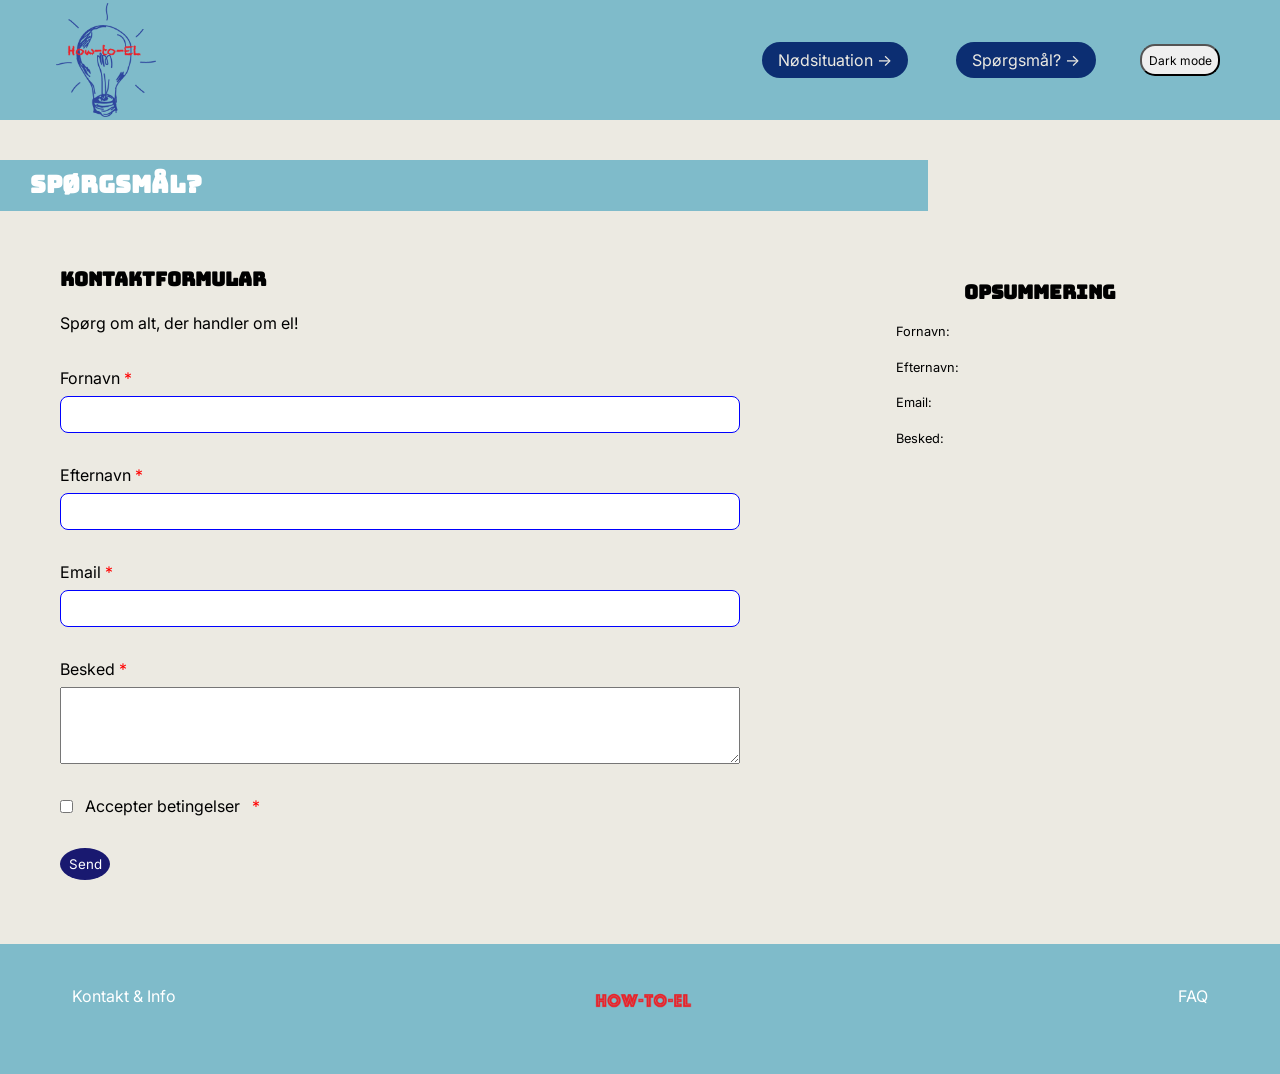
<file: register.html>
<!DOCTYPE html>
<html lang="da">

<head>
  <meta charset="UTF-8">
  <meta name="viewport" content="width=device-width, initial-scale=1.0">
  <link rel="stylesheet" href="css/custom.css">
  <link rel="stylesheet" href="css/fonts.css">
  <link rel="stylesheet" href="css/general.css">
  <link rel="stylesheet" href="css/layout.css">
  <link rel="stylesheet" href="css/burger.css">
  <link rel="stylesheet" href="css/cards.css">
  <link rel="stylesheet" href="css/forms.css">
  <link rel="preconnect" href="https://fonts.googleapis.com">
  <link rel="preconnect" href="https://fonts.gstatic.com" crossorigin>
  <link href="https://fonts.googleapis.com/css2?family=Faster+One&display=swap" rel="stylesheet">
  <link href="https://fonts.googleapis.com/css2?family=Bungee+Inline&display=swap" rel="stylesheet">
  <link
    href="https://fonts.googleapis.com/css2?family=Inter:ital,opsz,wght@0,14..32,100..900;1,14..32,100..900&display=swap"
    rel="stylesheet">
  <link rel="icon" type="image/png" href="img/fav.png">
  <link rel="icon" type="image/png" href="imgs/logo-header.webp">
  <title>Emergency Site</title>
</head>

<body id="register">
  <header>
    <nav>
      <div id="logotype-wrapper" class="logo">
        <a href="index.html"> <img src="imgs/logo-header.webp" alt="logo"></a>
      </div>
      <ul class="menu">
        <li><a class="menuItem" href="instruction.html">Nødsituation</a></li>
        <li><a class="menuItem" href="register.html">Spørgsmål?</a></li>
      </ul>
      <button class="burger">
        <span class="line"></span>
        <span class="line"></span>
        <span class="line"></span>
      </button>
      <button class="darkmode_btn">Dark mode</button>
    </nav>
  </header>

  <main>
    <h1>SPØRGSMÅL?</h1>
    <section id="form-section">
      <article id="form-info">
        <h2>Kontaktformular</h2>
        <p>Spørg om alt, der handler om el!</p>
      </article>
      <form id="webform">
        <div class="form-group">
          <label for="first_name">Fornavn</label>
          <input type="text" id="first_name" name="first_name" required />
          <p class="error-message">Please enter a value</p>
        </div>
        <div class="form-group">
          <label for="last_name">Efternavn</label>
          <input type="text" id="last_name" name="last_name" required />
          <p class="error-message">Please enter a value</p>
        </div>
        <div class="form-group">
          <label for="email">Email</label>
          <input type="email" id="email" name="email" required />
          <p class="error-message">Please enter a value</p>
        </div>
        <div class="form-group">
          <label for="besked">Besked</label>
          <textarea type="text" id="besked" name="besked" required rows="5"></textarea>
          <p class="error-message">Please enter a value</p>
        </div>
        <div class="form-group">
          <label for="terms">
            <input type="checkbox" id="terms" name="accept_terms" value="yes" required />
            Accepter betingelser</label>
          <p class="error-message">Please tick the box</p>
        </div>
        <button class="register_btn" type="submit">Send</button>
      </form>
    </section>
    <section id="form-summary">
      <h2>Opsummering</h2>
      <article>
        <!-- <p class="placeholder">Opsummering</p> -->
        <p>Fornavn: <span id="first_name_output"> </span></p>
        <p>Efternavn: <span id="last_name_output"></span></p>
        <p>Email: <span id="email_output"></span></p>
        <p>Besked: <span id="besked_output"></span></p>
      </article>
    </section>
  </main>

  <footer>
    <nav>
      <ul>
        <li>
          <p>Kontakt & Info</p>
        </li>
      </ul>
      <ul>
        <li><a href="index.html"> <img class="imgfooter" src="imgs/titel-2.webp" alt="Logo"></a></li>
      </ul>
      <ul>
        <p>FAQ</p>
      </ul>
    </nav>
  </footer>
  <script src="js/register.js"></script>
  <script src="js/darkmode.js"></script>
</body>

</html>
</file>
<file: css/custom.css>
:root {
  color-scheme: light dark;
  /* Background color */
  --color-bg: light-dark(#eceae2, #2c2d2e);

  /* Header background color */
  --color-head-bg: light-dark(#7fbbca, #5e82ad);

  /* Logotype */
  --color-logotype-bg: light-dark(#7fbbca, #5e82ad);
  --color-text-logotype: white;
  --font-logotype-size: 1rem;

  /* Global menu */
  --color-menu-bg: light-dark(#7fbbca, #5e82ad);
  /* Links */
  --color-link-bg: #0c2e72;
  --color-link-hover: #06193f;
  --color-link-active: #06193f;
  --border-radius-links: 20px;

  /* Headlines (size)*/
  --font-h1-size: 3rem;
  --font-h2-size: 1.5rem;
  --font-h3-size: 1rem;

  --headline2-size: 1.2rem;
  --headline3-size: 1rem;
  --font-sub1-size: 0.8rem;

  /* Headlines (color) */
  --color-headline-bg: #090c79;

  /* Tekst */
  --color-text: light-dark(black, white);
  --color-text-inverted: white;

  /* Andet tekst */
  --followup-text-size: 1rem;

  /*  Margins */
  --margin-head-bottom: 5px;

  /* Borders */
  --border-radius: 5px;

  /* Cards */
  --color-card-bg: #e3e1d8;
  --color-card-bg-inverted: #4d4e4f;
  --color-cta-card-bg: #847f7e;
  --color-cta-card-bg-inverted: #c0bfb9;

  /* Fonts & font weights*/
  --font-family-sans: ui-sans-serif;
  --font-weight-bold: 700;
  --font-weight-medium: 500;
  --font-weight-regular: 300;
  --font-weight-light: 200;

  /* Infographics background colors*/
  --color-info-bg: light-dark(#c2d6dd, #94c6db);
}

html.dark {
  color-scheme: dark;
}
</file>
<file: css/fonts.css>
@font-face {
  font-family: "Rubik";
  src:
    url("../fonts/Rubik-VariableFont_wght.woff2") format("woff2-variations"),
    url("/fonts/Rubik-Regular.woff") format("woff");
  font-weight: 200 700;
  font-style: normal;
}
.faster-one-regular {
  font-family: "Faster One", sans-serif;
  font-weight: 400;
  font-style: normal;
}
.bungee-inline-regular {
  font-family: "Bungee Inline", sans-serif;
  font-weight: 400;
  font-style: normal;
}
.inter-uniquifier > {
  font-family: "Inter", sans-serif;
  font-optical-sizing: auto;
  font-weight: weight;
  font-style: normal;
}
</file>
<file: css/general.css>
* {
  margin: 0;
  padding: 0;
  box-sizing: border-box;
}
img {
  width: 100%;
  height: auto;
  display: block;
}
body {
  font-family: var(--font-family-sans);
  color: var(--color-text);
  background-color: var(--color-bg);
}
header {
  height: min-content;
  background-color: var(--color-head-bg);
}
#main-disclamer {
  height: 225px;
  background-color: var(--color-head-bg);
  display: flex;
  justify-content: flex-start;
  align-items: center;
  padding-left: 2rem;
  padding-bottom: 2%;
  margin-bottom: var(--margin-head-bottom);
}
#main-disclamer-content {
  display: flex;
  column-gap: 1rem;
}
main section {
  padding: 20px;
  border-radius: var(--border-radius);
}
h1 {
  font-size: var(--font-h1-size);
  font-weight: var(--font-weight-bold);
  margin: 5px 0;
  line-height: 1.3rem;
  text-align: left;
  font-family: "Bungee Inline";
}

#instruction h1,
#register h1 {
  margin: 40px 0 20px 0;
  padding: 15px 30px;
  background-color: var(--color-head-bg);
  color: var(--color-text-inverted);
  font-size: var(--font-h2-size);
}
#frontpage h1 {
  font-size: 2rem;
  line-height: 3rem;
  margin-block: 3rem 2rem;
  margin-bottom: 1.5rem;
  color: red;
}
#frontpage main button {
  max-width: 80px;
  height: 2rem;
  place-self: end;
  outline: 1px solid blue;
  border-radius: 10px;
  padding: 5px;
  background-color: #090c79;
  color: white;
}

#instruction p {
  grid-column: 1/-1;
  font-size: var(--font-h2-size);
  line-height: 1.5rem;
  font-size: 16px;
}
.sub {
  font-size: var(--font-sub1-size);
  font-weight: var(--font-weight-light);
  color: var(--color-text-inverted);
}
p {
  padding-top: 0.5rem;
  padding-bottom: 2rem;
  max-width: 65ch;
  font-family: "inter";
  line-height: 1.6rem;
}
h2 {
  font-size: var(--headline2-size);
  padding-bottom: 0.5rem;
  font-family: "Bungee Inline";
  line-height: 2rem;
}
h3 {
  font-size: var(--headline3-size);
  font-family: "Bungee Inline";
  padding-bottom: 0.5rem;
}
main > h1 {
  width: calc(80% - 6rem);
}
/* NAVIGATION STRUCTURES */
header > nav {
  height: 100%;
  background-color: var(--color-menu-bg);
}
nav ul {
  list-style: none;
}
a {
  font-family: "inter";
}
nav a {
  text-decoration: none;
  color: var(--color-text);
}
/* Måske skal du lave en ny regel for logotype-wrapper, når du har lavet din logotype */
#logotype-wrapper {
  background-color: var(--color-logotype-bg);
  display: flex;
  justify-content: flex-start;
  align-items: center;
  height: 3.6rem;
}
#logotype-wrapper > a {
  color: var(--color-text-logotype);
  font-size: var(--font-logotype-size);
  font-weight: var(--font-weight-medium);
  width: max-content;
  margin-left: 1rem;
}
/* Global menu */
header nav li a {
  margin: 1.5rem;
  background-color: var(--color-link-bg);
  color: var(--color-text);
  font-size: var(--followup-text-size);
  padding: 0.5rem 1rem;
  border-radius: var(--border-radius-links);
}
.menuItem {
  color: #eceae2;
  font-family: "inter";
}
button {
  font-family: "inter";
}
/* Pilen efter menu-tekst */
header > nav li > a:after {
  content: " \2192";
}
/* Global menu hover effekt - Lav den om til det, du synes */
nav a:hover {
  background-color: var(--color-link-hover);
}
nav a:active {
  background-color: var(--color-link-active);
}

/* FOOTER */
footer {
  background-color: var(--color-head-bg);
}

footer a {
  font-size: 0.7rem;
}
label {
  font-family: "inter";
}
</file>
<file: css/layout.css>
/* LAYOUT FOR MAIN CONTENT */
body {
  display: grid;
  grid-template-rows: auto 1fr auto;
  min-height: 100vh;
  margin: 0 auto;
}
#instruction main,
#register main {
  display: grid;
  row-gap: 2rem;
}
#instruction main > *:not(:first-child),
#register main > *:not(:first-child) {
  margin: 0 1rem;
  margin-left: 60px;
  margin-right: 60px;
}

#instruction main {
  grid-template-rows: min-content min-content min-content 1fr min-content;
}

/* LAYOUT FOR HEADER AND FOOTER */
footer {
  display: grid;
  grid-template-columns: 1fr minmax(300px, 1200px) 1fr;
}
header {
  grid-row: 1;
  height: 120px;
  display: grid;
  grid-template-columns: 1fr minmax(300px, 1200px) 1fr;
}
header nav,
footer nav {
  grid-column: 2 / 3;
  display: flex;
  justify-content: space-between;
  align-items: center;
}
header nav > * {
  flex: 1;
}
nav ul {
  display: flex;
  justify-content: flex-end;
  align-items: center;
}
header ul {
  height: 100%;
  width: clamp(175px, 50%, 300px);
}
footer ul {
  flex-direction: column;
  padding: 2rem;
  color: var(--color-text-inverted);
}
.imgfooter {
  width: 100px;
  height: auto;
  margin-right: 65px;
  margin-bottom: 1rem;
}
.darkmode_btn {
  font-size: 12px;
  max-width: 80px;
  margin: 20px;
  height: 2rem;
  border-radius: 15px;
}
.logo img {
  max-width: 100px;
}
.index-a {
  text-decoration: none;
  color: white;
  outline: 1px solid #090c79;
  background-color: #090c79;
  border-radius: 10px;
  padding: 7px;
  font-size: 14px;
}

/* LAYOUT FOR SECTIONS */

@media (width > 600px) {
  #instruction > main,
  #register > main {
    grid-template-columns: 5fr 3fr;
    grid-template-rows: auto auto 1fr auto;
    .qr {
      order: 1;
    }

    h1 {
      grid-column: 1 / -1;
    }
  }
}

/****************** Animation ******************/
.hide {
  visibility: hidden;
}
.fadeIn {
  animation: fadeIn 1s ease-in;
}
@keyframes fadeIn {
  from {
    opacity: 0;
  }
  to {
    opacity: 1;
  }
}
/****************** index ******************/
#frontpage main {
  display: grid;
  grid-template-columns: 1fr minmax(300px, 1200px) 1fr;
}
#frontpage main > * {
  grid-column: 2/3;
}
#frontpage .fullwidth {
  display: grid;
  grid-template-columns: 1fr minmax(300px, 1200px) 1fr;
  background-color: var(--color-info-bg);
  grid-column: 1/-1;
  margin-top: 2rem;
  margin-bottom: 2rem;
}
#frontpage .fullwidth > * {
  grid-column: 2/3;
}

/****************** index img text ******************/
.index-img {
  max-width: 400px;
  justify-self: center;
}
.index-img2 {
  max-width: 170px;
  justify-self: end;
  padding-right: 50px;
}
.index-text {
  justify-self: start;
  max-width: 270px;
}
.index-text-1 {
  max-width: 27rem;
}

/****************** index grid ******************/
.grid_1-1 {
  display: grid;
  grid-template-columns: 1fr 1fr;
  gap: 1px;
}
.grid_1-1-1 {
  display: grid;
  grid-template-columns: 1fr 1fr 1fr;
  gap: 20px;
}

/****************** index popover ******************/
[popover] {
  margin: auto;
  max-width: 100ch;
  max-height: 80ch;
  width: 100vw;
}
[popover]:popover-open img {
  margin: 3rem;
  max-width: 90%;
  justify-self: center;
}
[popover]:popover-open h2 {
  line-height: 2rem;
  margin: 3rem;
  font-size: 1.8rem;
  justify-self: center;
}
[popover]:popover-open h3 {
  margin: 3rem;
  margin-bottom: 0;
}
[popover]:popover-open p {
  line-height: 2rem;
  padding-left: 20px;
  padding-right: 20px;
  padding-bottom: 0;
  justify-self: center;
}
#artikel1_popover:popover-open {
  display: grid;
  grid-template-columns: 1fr;
  padding-left: 40px;
  padding-right: 40px;
  padding-bottom: 20px;
  justify-self: center;
}
#artikel2_popover:popover-open {
  display: grid;
  grid-template-columns: 1fr;
  padding-left: 40px;
  padding-right: 40px;
  padding-bottom: 20px;
  justify-self: center;
}
#artikel3_popover:popover-open {
  display: grid;
  grid-template-columns: 1fr;
  padding-left: 40px;
  padding-right: 40px;
  padding-bottom: 20px;
  justify-self: center;
}
[popover]::backdrop {
  backdrop-filter: blur(20px);
}
[popover] {
  transition: 0.5s ease-in;
  opacity: 0;
}
:popover-open {
  opacity: 1;
}
@starting-style {
  :popover-open {
    opacity: 0;
  }
}
/****************** index artikel ******************/

.artikel-1 {
  display: grid;
  grid-template-rows: 0.1fr 0.1fr 1fr;
  gap: 10px;
  padding: 2rem;
  background-color: var(--color-info-bg);
  border-radius: 10px;
}
.artikel-2 {
  display: grid;
  gap: 10px;
  padding: 2rem;
  background-color: var(--color-info-bg);
  border-radius: 10px;
}
.artikel-3 {
  display: grid;
  grid-template-rows: 0.1fr 0.1fr 1fr;
  gap: 10px;
  padding: 2rem;
  background-color: var(--color-info-bg);
  border-radius: 10px;
}

/****************** register steps ******************/
.steps {
  padding: 30px;
  line-height: 2rem;
  font-family: "inter";
}
</file>
<file: css/burger.css>
.burger {
  width: 30px;
  height: 20px;
  cursor: pointer;
}

.burger .line {
  display: block;
  width: 100%;
  height: 2px;
  background-color: #333333;
  margin-bottom: 5px;
  transition: 0.2s linear;
}
.burger {
  display: none;
}
@media screen and (width < 800px) {
  .menu {
    display: none;
  }
  .logo {
    flex: 0 0 50vw;
  }
  .burger {
    /* display: block; */
    background-color: transparent;
    border: 0;
    flex: 0 0 auto;
    margin: 0 20px;
  }
  .burger.active .line:nth-child(1) {
    transform: rotate(45deg) translate(5px, 5px);
    transition: 0.2s linear;
  }
  .burger.active .line:nth-child(2) {
    opacity: 0;
    transition: 0.15s linear;
  }
  .burger.active .line:nth-child(3) {
    transform: rotate(-45deg) translate(5px, -5px);
    transition: 0.2s linear;
  }
  nav.active .menu {
    display: block;
    background-color: var(--color-menu-bg);
    position: absolute;
    top: 3.6rem;
    right: 0;
    width: clamp(200px, 50vw, 400px);
    z-index: 1;
    opacity: 0.8;
  }
  header > nav li > a:after {
    content: "";
  }
  nav.active .menu li {
    margin: 40px 20px;
    text-align: right;
  }
  nav.active .menu a {
    font-size: 24px;
  }
}
</file>
<file: css/cards.css>
.daily_card {
  background-color: var(--color-card-bg);
  display: grid;
  grid-template-columns: 3fr 5fr;
  gap: 10px;
  padding: 40px 0 40px 20px;
  border-radius: var(--border-radius);
  height: minmax(200px, min-content);
}
.daily_text {
  display: grid;
  grid-template-rows: repeat(3, min-content);
  gap: 10px;
}
.daily_text h2 {
  background-color: var(--color-headline-bg);
  color: var(--color-text-inverted);
  padding: calc(1.1rem / 1.5) 0 calc(1.1rem / 2) 1rem;
  margin: 0 0 0.5rem 0;
}
.daily_text p {
  padding-right: 2rem;
  margin: 0 0 1rem 0;
}
.daily_text .cta_btn {
  justify-self: left;
  width: 80%;
}
.daily_img {
  width: 100%;
  height: 100%;
  object-fit: cover;
}
.news_card {
  background-color: var(--color-card-bg);
  display: grid;
  gap: 0.4rem;
  padding: 1rem 0;
  height: minmax(300px, min-content);
}
.news_card:nth-child(2n) {
  background-color: var(--color-card-bg-inverted);
}
.news_card > * {
  padding: 0 1rem;
}
.news_card h3 {
  margin: 0.5rem 0 0 0;
}
.news_card p {
  margin: 0 0 1rem 0;
}
.news_card:first-child:before {
  content: "BREAKING NEWS";
  background-color: var(--color-headline-bg);
  color: var(--color-text);
  font-size: var(--font-h3-size);
  font-weight: var(--font-weight-medium);
  text-align: center;
  line-height: 1rem;
  padding: calc(1.1rem / 1.5) 0 calc(1.1rem / 2) 0;
}
.news_card:first-child {
  border-radius: var(--border-radius) var(--border-radius) 0 0;
}
.news_card:last-child {
  border-radius: 0 0 var(--border-radius) var(--border-radius);
}

.news_card .cta_btn {
  justify-self: center;
}
.cta_btn {
  display: inline-block;
  padding: 0.4rem 1rem;
  background-color: var(--color-cta-card-bg);
  color: var(--color-text-inverted);
  text-decoration: none;
  width: max-content;
  border-radius: var(--border-radius);
}
.news_card .cta_btn {
  background-color: var(--color-cta-card-bg);
}
.news_card:nth-of-type(2n) .cta_btn {
  background-color: var(--color-cta-card-bg-inverted);
  color: var(--color-text);
}
.cta_btn:after {
  content: "\2192";
  margin-left: 1rem;
}
</file>
<file: css/infographic.css>
#head-txt {
  fill: rgb(54, 54, 54);
}
.info-graphic,
.info-text {
  background-color: var(--color-info-bg);
  padding: 20px 0;
}
.info-graphic {
  border-radius: 0;
  margin: 100px auto 100px auto;
}
.info-graphic svg {
  width: 100%;
}
.info-text h2 {
  line-height: 3rem;
  text-align: center;
  background-color: var(--color-headline-bg);
  color: var(--color-text-inverted);
  margin-bottom: 1rem;
}
.info-text h3 {
  font-size: 0.8rem;
  line-height: 0.8rem;
  font-weight: 600;
  margin: 0;
  padding: 0;
}
.info-text > *:not(:first-child) {
  margin: 0 clamp(1rem, 10%, 7rem);
}
.info-text p {
  font-size: 0.8rem;
  line-height: 1.3;
  margin: 0 0 1.2rem 0;
  padding: 0;
}
.info-box {
  padding: 1.5rem 1rem 0.5rem 1rem;
  background-color: var(--color-card-bg);
}
.info-box:nth-of-type(2n) {
  background-color: var(--color-card-bg-inverted);
}
</file>
<file: css/forms.css>
#webform {
  background-color: var(--form-background-color);
}

#form-section,
#form-summary {
  background-color: var(--info-background-color);
  padding: 0;
}
#form-summary h2 {
  line-height: 3rem;
  text-align: center;
  background-color: var(--headline-bg-color-inverted);
  color: var(--headline-color-inverted);
  padding-top: 5px;
}
#form-summary h3 {
  font-size: 0.8rem;
  line-height: 0.8rem;
  font-weight: 600;
  margin: 0;
  padding: 0;
}
#form-summary > *:not(:first-child) {
  margin: 0 clamp(1rem, 10%, 7rem);
}
#form-summary p {
  font-size: 0.8rem;
  line-height: 1.3;
  margin: 0 0 1.2rem 0;
  padding: 0;
}

/****************** Forms ******************/
form {
  display: grid;
  gap: 2rem;
  accent-color: red;
}
.form-group {
  display: grid;
  gap: 0.5rem;
}
label:has(input) {
  display: flex;
  align-items: center;
  gap: 0.75rem;
}
:focus-visible {
  outline: 3px solid red;
  outline-offset: 1px;
}

input {
  border: 1px solid grey;
  border-color: blue;
  border-radius: 8px;
  padding: 10px 10px;
}
.register_btn {
  background-color: midnightblue;
  color: white;
  border: none;
  border-radius: 60%;
  padding: 8px 8px;
  cursor: pointer;
  max-width: 50px;
}
.register_btn:hover {
  background-color: blue;
}
.error-message {
  color: red;
  display: none;
}
.form-group:has(:required) label::after {
  content: " *";
  color: red;
}
</file>
